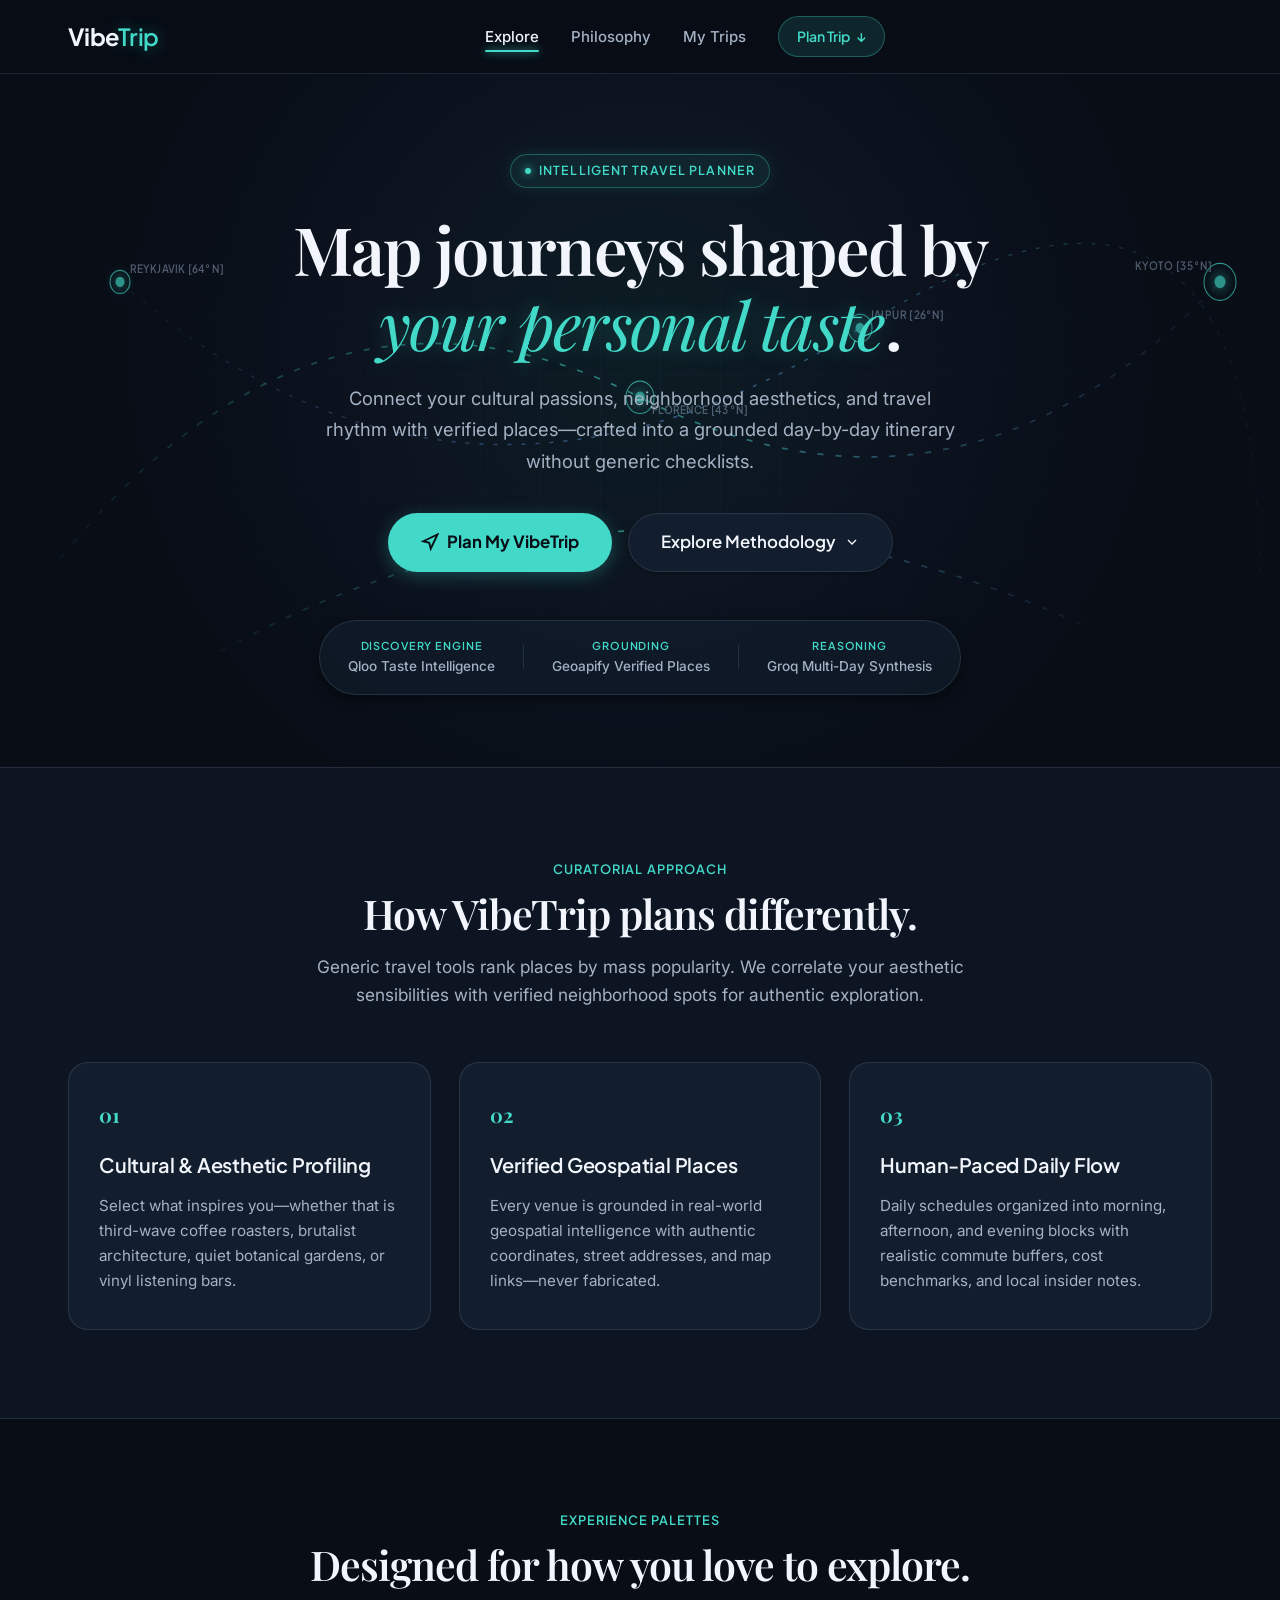
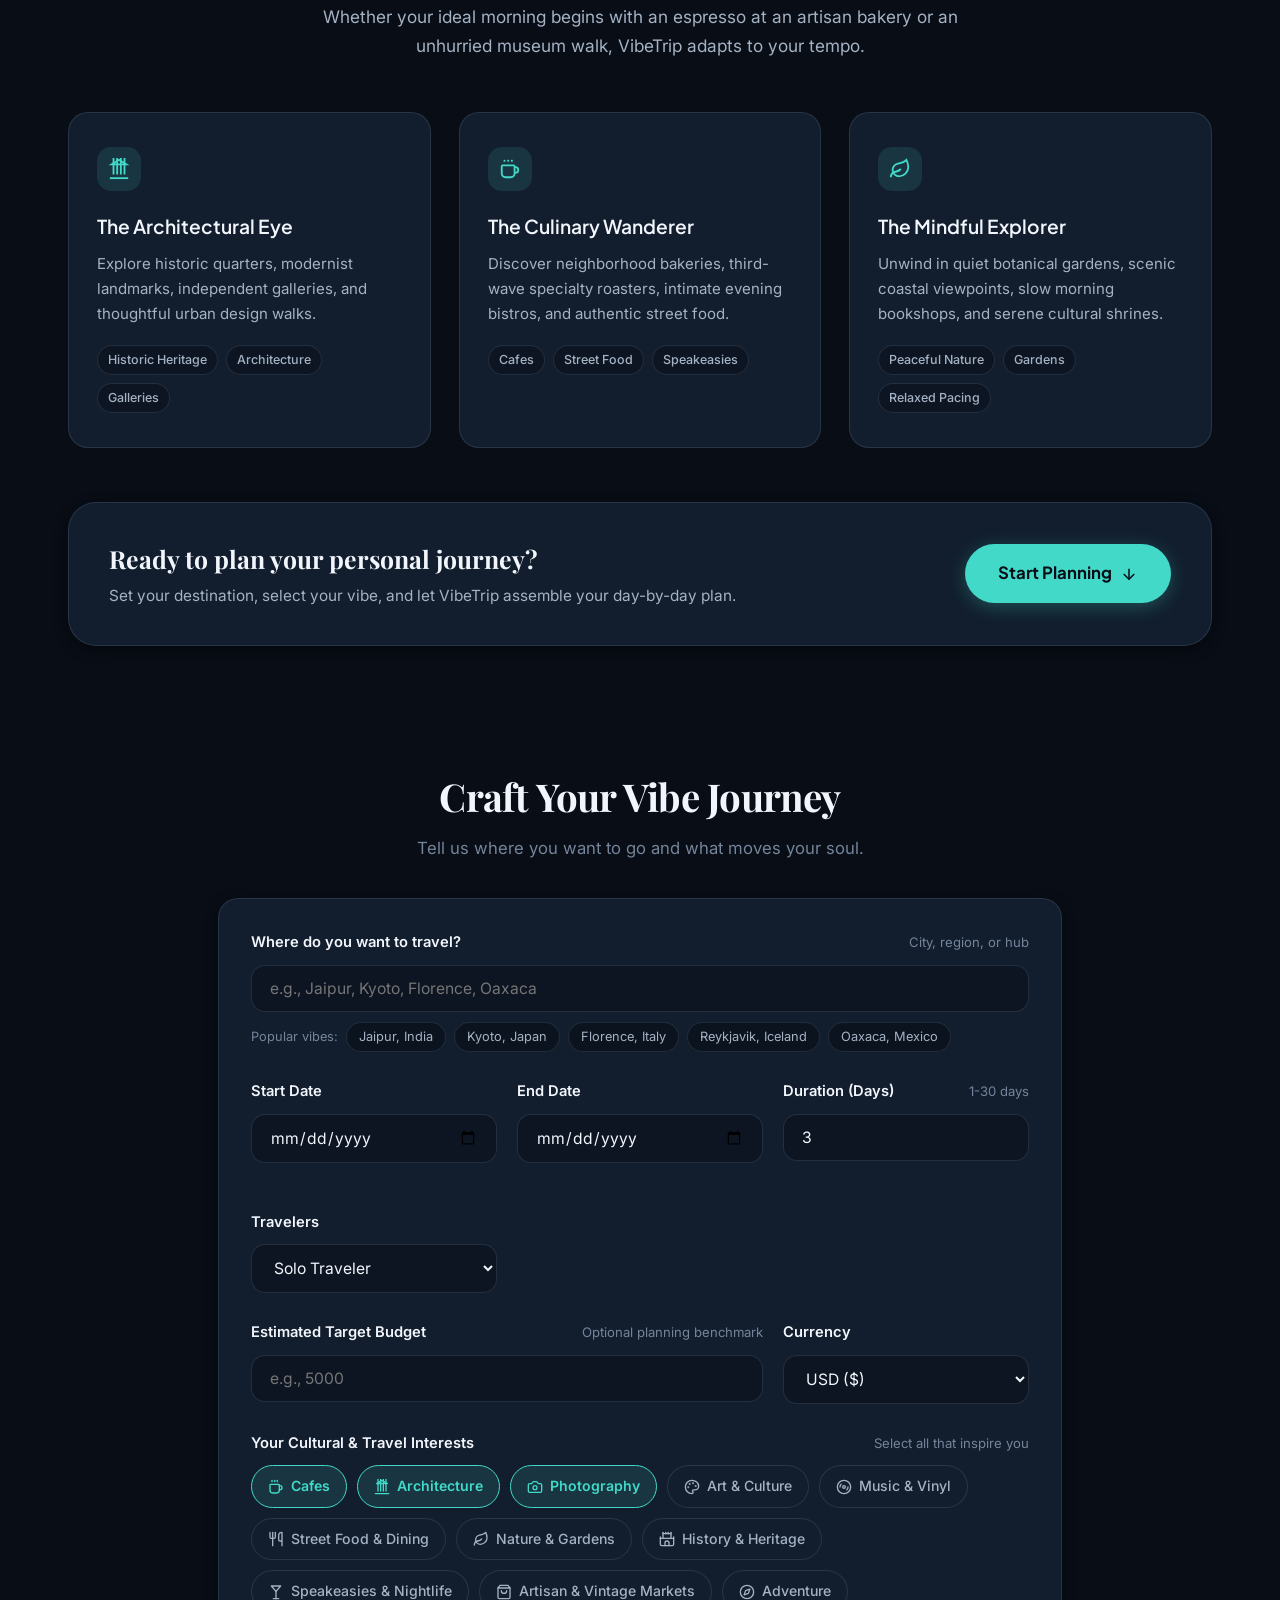
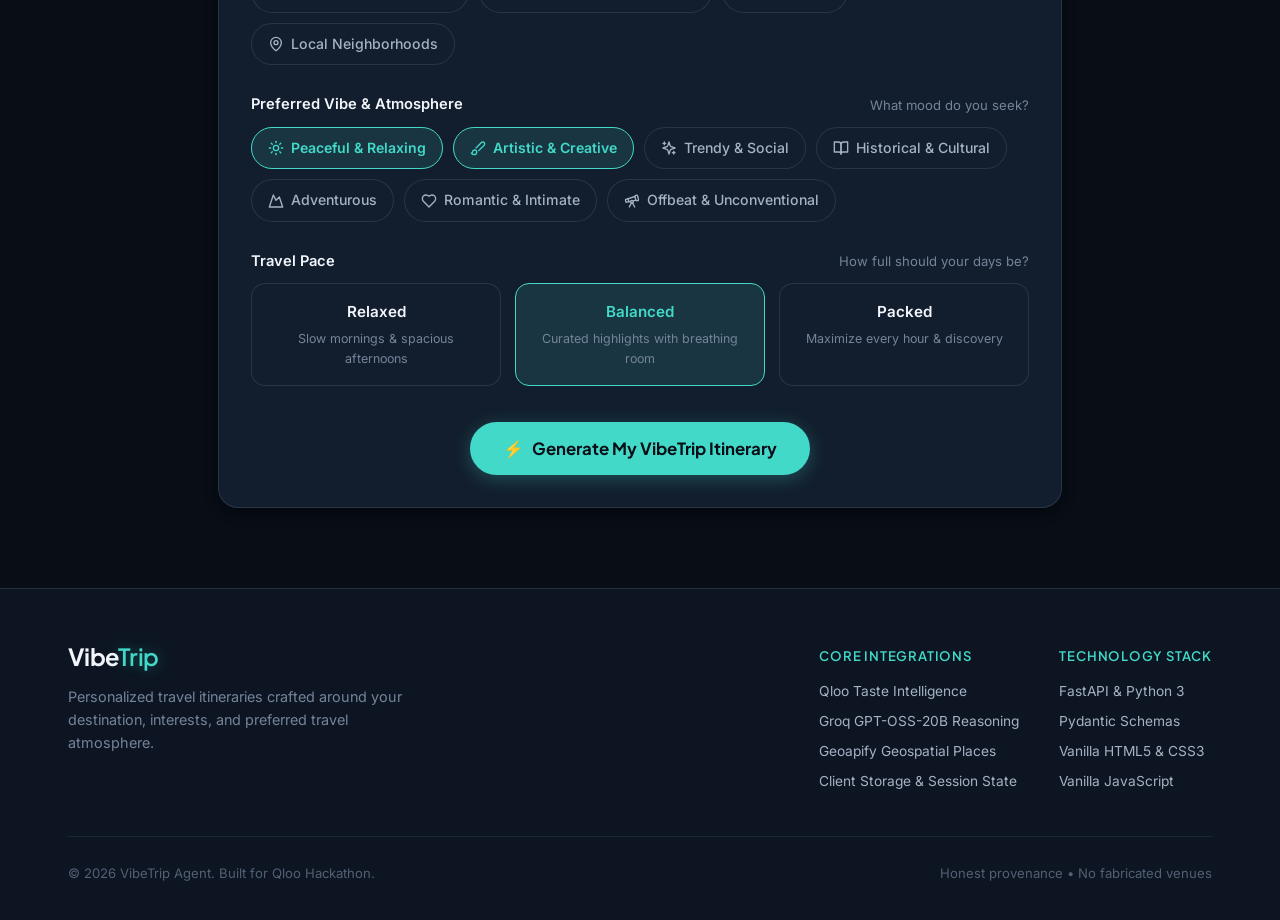
<file: frontend/index.html>
<!DOCTYPE html>
<html lang="en">
<head>
  <meta charset="UTF-8">
  <meta name="viewport" content="width=device-width, initial-scale=1.0">
  <title>VibeTrip — Curated Travel Shaped by Personal Taste</title>
  <meta name="description" content="Discover personalized destinations and grounded day-by-day itineraries tailored to your aesthetic, cultural passions, and preferred travel rhythm.">
  
  <link rel="preconnect" href="https://fonts.googleapis.com">
  <link rel="preconnect" href="https://fonts.gstatic.com" crossorigin>
  <link rel="stylesheet" href="css/styles.css?v=3.4">
  <link rel="stylesheet" href="css/components.css?v=3.4">
  <link rel="stylesheet" href="css/responsive.css?v=3.4">
</head>
<body>

  <!-- Navigation Bar -->
  <header class="navbar">
    <div class="container nav-container">
      <a href="index.html" class="brand-logo" id="navLogo">
        <span class="brand-wordmark"><span class="wordmark-vibe">Vibe</span><span class="wordmark-trip">Trip</span></span>
      </a>

      <ul class="nav-menu" id="navMenu">
        <li><a href="index.html" class="nav-link active" id="navExplore">Explore</a></li>
        <li><a href="#philosophySection" class="nav-link" id="navPhilosophy">Philosophy</a></li>
        <li><a href="trips.html" class="nav-link" id="navMyTrips">My Trips</a></li>
        <li><a href="#plannerSection" class="nav-link nav-cta-btn" id="navPlan">Plan Trip <span>↓</span></a></li>
      </ul>

      <div class="nav-actions">
        <button class="nav-toggle" id="navToggle" aria-label="Toggle navigation">☰</button>
      </div>
    </div>
  </header>

  <!-- Hero Section — Interactive Digital Travel Map Environment -->
  <section class="hero-section" id="heroSection">
    <!-- Travel Route Network Background Layer -->
    <div class="travel-network-bg" aria-hidden="true">
      <div class="travel-grid-pattern"></div>
      <div class="cursor-glow-layer"></div>
      
      <svg class="route-network-svg" viewBox="0 0 1400 600" preserveAspectRatio="none">
        <defs>
          <linearGradient id="routeTealGrad" x1="0%" y1="0%" x2="100%" y2="0%">
            <stop offset="0%" stop-color="#42D9C8" stop-opacity="0.1" />
            <stop offset="50%" stop-color="#42D9C8" stop-opacity="0.85" />
            <stop offset="100%" stop-color="#6EA8FE" stop-opacity="0.1" />
          </linearGradient>
          <linearGradient id="routeBlueGrad" x1="0%" y1="0%" x2="100%" y2="0%">
            <stop offset="0%" stop-color="#6EA8FE" stop-opacity="0.1" />
            <stop offset="50%" stop-color="#6EA8FE" stop-opacity="0.75" />
            <stop offset="100%" stop-color="#42D9C8" stop-opacity="0.1" />
          </linearGradient>
        </defs>

        <!-- Route Arcs -->
        <path class="route-arc" d="M 120 420 Q 380 140 700 280 T 1280 180" />
        <path class="route-arc-alt" d="M 180 180 Q 520 440 920 220 T 1320 440" />
        <path class="route-arc" d="M 280 500 Q 700 300 1150 480" />

        <!-- Waypoint Nodes & Pings -->
        <g transform="translate(180, 180)">
          <circle class="waypoint-ping" cx="0" cy="0" r="10" />
          <circle class="waypoint-node" cx="0" cy="0" r="4.5" />
          <text class="waypoint-label" x="10" y="-8">REYKJAVIK [64°N]</text>
        </g>

        <g transform="translate(700, 280)">
          <circle class="waypoint-ping" cx="0" cy="0" r="14" />
          <circle class="waypoint-node" cx="0" cy="0" r="5" />
          <text class="waypoint-label" x="12" y="14">FLORENCE [43°N]</text>
        </g>

        <g transform="translate(920, 220)">
          <circle class="waypoint-ping" cx="0" cy="0" r="12" />
          <circle class="waypoint-node" cx="0" cy="0" r="4.5" />
          <text class="waypoint-label" x="10" y="-8">JAIPUR [26°N]</text>
        </g>

        <g transform="translate(1280, 180)">
          <circle class="waypoint-ping" cx="0" cy="0" r="16" />
          <circle class="waypoint-node" cx="0" cy="0" r="5.5" />
          <text class="waypoint-label" x="-85" y="-10">KYOTO [35°N]</text>
        </g>
      </svg>
    </div>

    <div class="container">
      <div class="hero-content-center">
        
        <!-- Active Itinerary Re-use Notice (Dynamically populated) -->
        <div class="cached-trip-banner" id="cachedTripBanner" style="display: none;">
          <span class="cached-trip-badge">SAVED IN SESSION</span>
          <span id="cachedTripLabel">Active itinerary available</span>
          <button type="button" class="btn btn-sm btn-primary" id="btnViewCachedTrip">View Itinerary →</button>
        </div>

        <div class="hero-kicker">
          <span class="hero-kicker-dot"></span>
          <span>Intelligent Travel Planner</span>
        </div>
        
        <h1 class="hero-title">
          Map journeys shaped by <em>your personal taste</em>.
        </h1>
        
        <p class="hero-subtitle">
          Connect your cultural passions, neighborhood aesthetics, and travel rhythm with verified places—crafted into a grounded day-by-day itinerary without generic checklists.
        </p>
        
        <div class="hero-ctas">
          <a href="#plannerSection" class="btn btn-primary btn-lg" id="heroPlanCta">
            <svg viewBox="0 0 24 24" width="18" height="18" fill="none" stroke="currentColor" stroke-width="2.5"><polygon points="3 11 22 2 13 21 11 13 3 11"/></svg>
            <span>Plan My VibeTrip</span>
          </a>
          <a href="#philosophySection" class="btn btn-secondary btn-lg" id="heroLearnCta">
            <span>Explore Methodology</span>
            <svg viewBox="0 0 24 24" width="16" height="16" fill="none" stroke="currentColor" stroke-width="2"><polyline points="6 9 12 15 18 9"></polyline></svg>
          </a>
        </div>

        <div class="hero-telemetry-bar">
          <div class="telemetry-item">
            <span class="telemetry-label">DISCOVERY ENGINE</span>
            <span class="telemetry-val">Qloo Taste Intelligence</span>
          </div>
          <div class="telemetry-separator"></div>
          <div class="telemetry-item">
            <span class="telemetry-label">GROUNDING</span>
            <span class="telemetry-val">Geoapify Verified Places</span>
          </div>
          <div class="telemetry-separator"></div>
          <div class="telemetry-item">
            <span class="telemetry-label">REASONING</span>
            <span class="telemetry-val">Groq Multi-Day Synthesis</span>
          </div>
        </div>

      </div>
    </div>
  </section>

  <!-- Editorial Philosophy Section -->
  <section class="editorial-section editorial-section-alt reveal-on-scroll" id="philosophySection">
    <div class="container">
      <div class="section-header">
        <span class="section-kicker">Curatorial Approach</span>
        <h2 class="section-title">How VibeTrip plans differently.</h2>
        <p class="section-subtitle">
          Generic travel tools rank places by mass popularity. We correlate your aesthetic sensibilities with verified neighborhood spots for authentic exploration.
        </p>
      </div>

      <div class="philosophy-grid">
        <div class="philosophy-card">
          <div class="card-step-num">01</div>
          <h3>Cultural & Aesthetic Profiling</h3>
          <p>
            Select what inspires you—whether that is third-wave coffee roasters, brutalist architecture, quiet botanical gardens, or vinyl listening bars.
          </p>
        </div>

        <div class="philosophy-card">
          <div class="card-step-num">02</div>
          <h3>Verified Geospatial Places</h3>
          <p>
            Every venue is grounded in real-world geospatial intelligence with authentic coordinates, street addresses, and map links—never fabricated.
          </p>
        </div>

        <div class="philosophy-card">
          <div class="card-step-num">03</div>
          <h3>Human-Paced Daily Flow</h3>
          <p>
            Daily schedules organized into morning, afternoon, and evening blocks with realistic commute buffers, cost benchmarks, and local insider notes.
          </p>
        </div>
      </div>
    </div>
  </section>

  <!-- Travel Experience Archetypes Section -->
  <section class="editorial-section reveal-on-scroll" id="curationSection">
    <div class="container">
      <div class="section-header">
        <span class="section-kicker">Experience Palettes</span>
        <h2 class="section-title">Designed for how you love to explore.</h2>
        <p class="section-subtitle">
          Whether your ideal morning begins with an espresso at an artisan bakery or an unhurried museum walk, VibeTrip adapts to your tempo.
        </p>
      </div>

      <div class="curation-grid">
        <div class="curation-card">
          <div class="curation-icon-box">
            <svg viewBox="0 0 24 24" width="22" height="22" fill="none" stroke="currentColor" stroke-width="2"><line x1="2" x2="22" y1="22" y2="22"/><line x1="6" x2="6" y1="18"/><line x1="10" x2="10" y1="18"/><line x1="14" x2="14" y1="18"/><line x1="18" x2="18" y1="18"/><polygon points="12 2 20 7 4 7"/></svg>
          </div>
          <h3>The Architectural Eye</h3>
          <p>
            Explore historic quarters, modernist landmarks, independent galleries, and thoughtful urban design walks.
          </p>
          <div class="curation-tags">
            <span class="curation-tag">Historic Heritage</span>
            <span class="curation-tag">Architecture</span>
            <span class="curation-tag">Galleries</span>
          </div>
        </div>

        <div class="curation-card">
          <div class="curation-icon-box">
            <svg viewBox="0 0 24 24" width="22" height="22" fill="none" stroke="currentColor" stroke-width="2"><path d="M10 2v2"/><path d="M14 2v2"/><path d="M16 8a1 1 0 0 1 1 1v8a4 4 0 0 1-4 4H7a4 4 0 0 1-4-4V9a1 1 0 0 1 1-1h12Z"/><path d="M6 2v2"/><path d="M17 10h1a3 3 0 0 1 3 3 3 3 0 0 1-3 3h-1"/></svg>
          </div>
          <h3>The Culinary Wanderer</h3>
          <p>
            Discover neighborhood bakeries, third-wave specialty roasters, intimate evening bistros, and authentic street food.
          </p>
          <div class="curation-tags">
            <span class="curation-tag">Cafes</span>
            <span class="curation-tag">Street Food</span>
            <span class="curation-tag">Speakeasies</span>
          </div>
        </div>

        <div class="curation-card">
          <div class="curation-icon-box">
            <svg viewBox="0 0 24 24" width="22" height="22" fill="none" stroke="currentColor" stroke-width="2"><path d="M11 20A7 7 0 0 1 9.8 6.1C15.5 5 17 4.48 19 2c1 2 2 4.18 2 8 0 5.5-4.78 10-10 10Z"/><path d="M2 21c0-3 1.85-5.36 5.08-6C9.5 14.52 12 13 13 12"/></svg>
          </div>
          <h3>The Mindful Explorer</h3>
          <p>
            Unwind in quiet botanical gardens, scenic coastal viewpoints, slow morning bookshops, and serene cultural shrines.
          </p>
          <div class="curation-tags">
            <span class="curation-tag">Peaceful Nature</span>
            <span class="curation-tag">Gardens</span>
            <span class="curation-tag">Relaxed Pacing</span>
          </div>
        </div>
      </div>

      <div class="curation-cta-banner">
        <div>
          <h4>Ready to plan your personal journey?</h4>
          <p>Set your destination, select your vibe, and let VibeTrip assemble your day-by-day plan.</p>
        </div>
        <a href="#plannerSection" class="btn btn-primary btn-lg">
          <span>Start Planning</span>
          <svg viewBox="0 0 24 24" width="18" height="18" fill="none" stroke="currentColor" stroke-width="2"><line x1="12" y1="5" x2="12" y2="19"></line><polyline points="19 12 12 19 5 12"></polyline></svg>
        </a>
      </div>
    </div>
  </section>


  <!-- Planning Form Section -->
  <section class="planner-section" id="plannerSection">
    <div class="container planner-container">
      <div class="form-header">
        <h2>Craft Your Vibe Journey</h2>
        <p>Tell us where you want to go and what moves your soul.</p>
      </div>

      <div class="card">
        <form id="plannerForm" novalidate>
          
          <!-- Destination Field -->
          <div class="form-group">
            <label for="destinationInput" class="form-label">
              <span>Where do you want to travel?</span>
              <span class="form-label-hint">City, region, or hub</span>
            </label>
            <input type="text" id="destinationInput" class="form-input" placeholder="e.g., Jaipur, Kyoto, Florence, Oaxaca" required>
            <div class="form-error" id="destinationError">Please enter a valid destination city.</div>
            
            <div class="quick-destinations">
              <span style="font-size: 0.8rem; color: var(--color-text-muted); align-self: center;">Popular vibes:</span>
              <span class="quick-chip" data-dest="Jaipur, India">Jaipur, India</span>
              <span class="quick-chip" data-dest="Kyoto, Japan">Kyoto, Japan</span>
              <span class="quick-chip" data-dest="Florence, Italy">Florence, Italy</span>
              <span class="quick-chip" data-dest="Reykjavik, Iceland">Reykjavik, Iceland</span>
              <span class="quick-chip" data-dest="Oaxaca, Mexico">Oaxaca, Mexico</span>
            </div>
          </div>

          <!-- Dates & Duration Row -->
          <div class="form-row">
            <div class="form-group">
              <label for="startDateInput" class="form-label">Start Date</label>
              <input type="date" id="startDateInput" class="form-input">
            </div>

            <div class="form-group">
              <label for="endDateInput" class="form-label">End Date</label>
              <input type="date" id="endDateInput" class="form-input">
            </div>

            <div class="form-group">
              <label for="durationInput" class="form-label">
                <span>Duration (Days)</span>
                <span class="form-label-hint">1-30 days</span>
              </label>
              <input type="number" id="durationInput" class="form-input" min="1" max="30" value="3">
            </div>

            <div class="form-group">
              <label for="travelersInput" class="form-label">Travelers</label>
              <select id="travelersInput" class="form-input">
                <option value="1">Solo Traveler</option>
                <option value="2">2 Travelers (Duo)</option>
                <option value="3">3-4 Small Group</option>
                <option value="5">5+ Friends / Family</option>
              </select>
            </div>
          </div>

          <!-- Budget Row -->
          <div class="form-row">
            <div class="form-group" style="grid-column: span 2;">
              <label for="budgetInput" class="form-label">
                <span>Estimated Target Budget</span>
                <span class="form-label-hint">Optional planning benchmark</span>
              </label>
              <input type="number" id="budgetInput" class="form-input" placeholder="e.g., 5000" min="0" step="50">
            </div>

            <div class="form-group">
              <label for="currencyInput" class="form-label">Currency</label>
              <select id="currencyInput" class="form-input">
                <option value="USD">USD ($)</option>
                <option value="INR">INR (₹)</option>
                <option value="EUR">EUR (€)</option>
                <option value="GBP">GBP (£)</option>
                <option value="JPY">JPY (¥)</option>
              </select>
            </div>
          </div>

          <!-- Travel Interests Multi-select Chips -->
          <div class="form-group">
            <label class="form-label">
              <span>Your Cultural & Travel Interests</span>
              <span class="form-label-hint">Select all that inspire you</span>
            </label>
            <div class="chips-grid" id="interestsGrid">
              <div class="chip interest-chip active" data-val="cafes">
                <span class="chip-icon" aria-hidden="true"><svg class="chip-svg" viewBox="0 0 24 24"><path d="M10 2v2"/><path d="M14 2v2"/><path d="M16 8a1 1 0 0 1 1 1v8a4 4 0 0 1-4 4H7a4 4 0 0 1-4-4V9a1 1 0 0 1 1-1h12Z"/><path d="M6 2v2"/><path d="M17 10h1a3 3 0 0 1 3 3 3 3 0 0 1-3 3h-1"/></svg></span>
                <span>Cafes</span>
              </div>
              <div class="chip interest-chip active" data-val="architecture">
                <span class="chip-icon" aria-hidden="true"><svg class="chip-svg" viewBox="0 0 24 24"><line x1="2" x2="22" y1="22" y2="22"/><line x1="6" x2="6" y1="18"/><line x1="10" x2="10" y1="18"/><line x1="14" x2="14" y1="18"/><line x1="18" x2="18" y1="18"/><polygon points="12 2 20 7 4 7"/></svg></span>
                <span>Architecture</span>
              </div>
              <div class="chip interest-chip active" data-val="photography">
                <span class="chip-icon" aria-hidden="true"><svg class="chip-svg" viewBox="0 0 24 24"><path d="M14.5 4h-5L7 7H4a2 2 0 0 0-2 2v9a2 2 0 0 0 2 2h16a2 2 0 0 0 2-2V9a2 2 0 0 0-2-2h-3l-2.5-3z"/><circle cx="12" cy="13" r="3"/></svg></span>
                <span>Photography</span>
              </div>
              <div class="chip interest-chip" data-val="art and culture">
                <span class="chip-icon" aria-hidden="true"><svg class="chip-svg" viewBox="0 0 24 24"><circle cx="13.5" cy="6.5" r=".5" fill="currentColor"/><circle cx="17.5" cy="10.5" r=".5" fill="currentColor"/><circle cx="8.5" cy="7.5" r=".5" fill="currentColor"/><circle cx="6.5" cy="12.5" r=".5" fill="currentColor"/><path d="M12 2C6.5 2 2 6.5 2 12s4.5 10 10 10c.926 0 1.648-.746 1.648-1.688 0-.437-.18-.835-.437-1.125-.29-.289-.438-.652-.438-1.125a1.64 1.64 0 0 1 1.668-1.668h1.996c3.051 0 5.555-2.503 5.555-5.554C21.965 6.012 17.461 2 12 2z"/></svg></span>
                <span>Art & Culture</span>
              </div>
              <div class="chip interest-chip" data-val="music">
                <span class="chip-icon" aria-hidden="true"><svg class="chip-svg" viewBox="0 0 24 24"><circle cx="12" cy="12" r="10"/><path d="M6 12c0-1.7.7-3.2 1.8-4.2"/><circle cx="12" cy="12" r="2"/><path d="M18 12c0 1.7-.7 3.2-1.8 4.2"/></svg></span>
                <span>Music & Vinyl</span>
              </div>
              <div class="chip interest-chip" data-val="food">
                <span class="chip-icon" aria-hidden="true"><svg class="chip-svg" viewBox="0 0 24 24"><path d="M3 2v7c0 1.1.9 2 2 2h4a2 2 0 0 0 2-2V2"/><path d="M7 2v20"/><path d="M21 15V2v0a5 5 0 0 0-5 5v6c0 1.1.9 2 2 2h3Zm0 0v7"/></svg></span>
                <span>Street Food & Dining</span>
              </div>
              <div class="chip interest-chip" data-val="nature">
                <span class="chip-icon" aria-hidden="true"><svg class="chip-svg" viewBox="0 0 24 24"><path d="M11 20A7 7 0 0 1 9.8 6.1C15.5 5 17 4.48 19 2c1 2 2 4.18 2 8 0 5.5-4.78 10-10 10Z"/><path d="M2 21c0-3 1.85-5.36 5.08-6C9.5 14.52 12 13 13 12"/></svg></span>
                <span>Nature & Gardens</span>
              </div>
              <div class="chip interest-chip" data-val="history">
                <span class="chip-icon" aria-hidden="true"><svg class="chip-svg" viewBox="0 0 24 24"><path d="M22 20v-9H2v9a2 2 0 0 0 2 2h16a2 2 0 0 0 2-2Z"/><path d="M18 11V4H6v7"/><path d="M15 22v-4a3 3 0 0 0-6 0v4"/><path d="M22 11V9"/><path d="M2 11V9"/><path d="M6 4V2"/><path d="M18 4V2"/><path d="M10 4V2"/><path d="M14 4V2"/></svg></span>
                <span>History & Heritage</span>
              </div>
              <div class="chip interest-chip" data-val="nightlife">
                <span class="chip-icon" aria-hidden="true"><svg class="chip-svg" viewBox="0 0 24 24"><path d="M8 22h8"/><path d="M12 11v11"/><path d="m19 3-7 8-7-8Z"/></svg></span>
                <span>Speakeasies & Nightlife</span>
              </div>
              <div class="chip interest-chip" data-val="shopping">
                <span class="chip-icon" aria-hidden="true"><svg class="chip-svg" viewBox="0 0 24 24"><path d="M6 2 3 6v14a2 2 0 0 0 2 2h14a2 2 0 0 0 2-2V6l-3-4Z"/><path d="M3 6h18"/><path d="M16 10a4 4 0 0 1-8 0"/></svg></span>
                <span>Artisan & Vintage Markets</span>
              </div>
              <div class="chip interest-chip" data-val="adventure">
                <span class="chip-icon" aria-hidden="true"><svg class="chip-svg" viewBox="0 0 24 24"><circle cx="12" cy="12" r="10"/><polygon points="16.24 7.76 14.12 14.12 7.76 16.24 9.88 9.88 16.24 7.76"/></svg></span>
                <span>Adventure</span>
              </div>
              <div class="chip interest-chip" data-val="local experiences">
                <span class="chip-icon" aria-hidden="true"><svg class="chip-svg" viewBox="0 0 24 24"><path d="M20 10c0 4.993-5.539 10.193-7.399 11.799a1 1 0 0 1-1.202 0C9.539 20.193 4 14.993 4 10a8 8 0 0 1 16 0"/><circle cx="12" cy="10" r="3"/></svg></span>
                <span>Local Neighborhoods</span>
              </div>
            </div>
          </div>

          <!-- Preferred Atmosphere Multi-select Chips -->
          <div class="form-group">
            <label class="form-label">
              <span>Preferred Vibe & Atmosphere</span>
              <span class="form-label-hint">What mood do you seek?</span>
            </label>
            <div class="chips-grid" id="atmosphereGrid">
              <div class="chip atmosphere-chip active" data-val="peaceful">
                <span class="chip-icon" aria-hidden="true"><svg class="chip-svg" viewBox="0 0 24 24"><circle cx="12" cy="12" r="4"/><path d="M12 2v2"/><path d="M12 20v2"/><path d="m4.93 4.93 1.41 1.41"/><path d="m17.66 17.66 1.41 1.41"/><path d="M2 12h2"/><path d="M20 12h2"/><path d="m6.34 17.66-1.41 1.41"/><path d="m19.07 4.93-1.41 1.41"/></svg></span>
                <span>Peaceful & Relaxing</span>
              </div>
              <div class="chip atmosphere-chip active" data-val="artistic">
                <span class="chip-icon" aria-hidden="true"><svg class="chip-svg" viewBox="0 0 24 24"><path d="m9.06 11.9 8.07-8.06a2.85 2.85 0 1 1 4.03 4.03l-8.06 8.08"/><path d="M7.07 14.94c-1.66 0-3 1.35-3 3.02 0 1.33-2.5 1.52-2 2.02 1.08 1.1 2.49 2.02 4 2.02 2.2 0 4-1.8 4-4.04a3.01 3.01 0 0 0-3-3.02z"/></svg></span>
                <span>Artistic & Creative</span>
              </div>
              <div class="chip atmosphere-chip" data-val="trendy">
                <span class="chip-icon" aria-hidden="true"><svg class="chip-svg" viewBox="0 0 24 24"><path d="m12 3-1.912 5.813a2 2 0 0 1-1.275 1.275L3 12l5.813 1.912a2 2 0 0 1 1.275 1.275L12 21l1.912-5.813a2 2 0 0 1 1.275-1.275L21 12l-5.813-1.912a2 2 0 0 1-1.275-1.275L12 3Z"/><path d="M5 3v4"/><path d="M19 17v4"/><path d="M3 5h4"/><path d="M17 19h4"/></svg></span>
                <span>Trendy & Social</span>
              </div>
              <div class="chip atmosphere-chip" data-val="historical">
                <span class="chip-icon" aria-hidden="true"><svg class="chip-svg" viewBox="0 0 24 24"><path d="M2 3h6a4 4 0 0 1 4 4v14a3 3 0 0 0-3-3H2z"/><path d="M22 3h-6a4 4 0 0 0-4 4v14a3 3 0 0 1 3-3h7z"/></svg></span>
                <span>Historical & Cultural</span>
              </div>
              <div class="chip atmosphere-chip" data-val="adventurous">
                <span class="chip-icon" aria-hidden="true"><svg class="chip-svg" viewBox="0 0 24 24"><path d="m8 3 4 8 5-5 5 15H2L8 3z"/></svg></span>
                <span>Adventurous</span>
              </div>
              <div class="chip atmosphere-chip" data-val="romantic">
                <span class="chip-icon" aria-hidden="true"><svg class="chip-svg" viewBox="0 0 24 24"><path d="M19 14c1.49-1.46 3-3.21 3-5.5A5.5 5.5 0 0 0 16.5 3c-1.76 0-3 .5-4.5 2-1.5-1.5-2.74-2-4.5-2A5.5 5.5 0 0 0 2 8.5c0 2.3 1.5 4.05 3 5.5l7 7Z"/></svg></span>
                <span>Romantic & Intimate</span>
              </div>
              <div class="chip atmosphere-chip" data-val="offbeat">
                <span class="chip-icon" aria-hidden="true"><svg class="chip-svg" viewBox="0 0 24 24"><path d="m10.065 12.493-6.18 1.318a.934.934 0 0 1-1.108-.702l-.537-2.15a1.07 1.07 0 0 1 .691-1.265l13.504-4.44"/><path d="m13.56 11.747 4.332-.924"/><path d="m16 21-3.105-6.21"/><path d="M16.485 5.94a2 2 0 0 1 1.455-2.425l1.09-.272a1 1 0 0 1 1.212.727l1.515 6.06a1 1 0 0 1-.727 1.213l-1.09.272a2 2 0 0 1-2.425-1.455z"/><path d="m6.158 8.633 1.114 4.456"/><path d="m8 21 3.105-6.21"/><circle cx="12" cy="13" r="2"/></svg></span>
                <span>Offbeat & Unconventional</span>
              </div>
            </div>
          </div>

          <!-- Travel Pace -->
          <div class="form-group">
            <label class="form-label">
              <span>Travel Pace</span>
              <span class="form-label-hint">How full should your days be?</span>
            </label>
            <div class="pace-selector">
              <div class="pace-card" data-pace="relaxed">
                <h4>Relaxed</h4>
                <p>Slow mornings & spacious afternoons</p>
              </div>
              <div class="pace-card active" data-pace="balanced">
                <h4>Balanced</h4>
                <p>Curated highlights with breathing room</p>
              </div>
              <div class="pace-card" data-pace="packed">
                <h4>Packed</h4>
                <p>Maximize every hour & discovery</p>
              </div>
            </div>
          </div>

          <!-- Submit Button -->
          <div style="text-align: center; margin-top: 36px;">
            <button type="submit" class="btn btn-primary btn-lg" id="generatePlanBtn">
              <span>⚡</span> Generate My VibeTrip Itinerary
            </button>
          </div>

        </form>
      </div>

      <!-- Multi-stage Loading Overlay -->
      <div class="loading-overlay" id="loadingOverlay">
        <div class="loading-spinner-box">
          <div class="loading-spinner-ring"></div>
          <span style="font-size: 1.5rem;">✈</span>
        </div>
        <h3 class="loading-title">Synthesizing Your VibeTrip...</h3>
        <p class="loading-subtitle">Orchestrating Qloo Taste Intelligence, Geoapify Geospatial Search, and Groq Reasoning</p>
        
        <div class="loading-progress-bar">
          <div class="loading-progress-fill" id="loadingProgressFill"></div>
        </div>

        <div class="loading-steps">
          <div class="loading-step" id="step1">
            <span class="step-status-icon">○</span>
            <span>1. Understanding your travel vibe & preferences</span>
          </div>
          <div class="loading-step" id="step2">
            <span class="step-status-icon">○</span>
            <span>2. Exploring Qloo cultural taste & affinity insights</span>
          </div>
          <div class="loading-step" id="step3">
            <span class="step-status-icon">○</span>
            <span>3. Discovering verified real-world places via Geoapify</span>
          </div>
          <div class="loading-step" id="step4">
            <span class="step-status-icon">○</span>
            <span>4. Grounding and reasoning itinerary with Groq</span>
          </div>
          <div class="loading-step" id="step5">
            <span class="step-status-icon">○</span>
            <span>5. Preparing your personalized travel dashboard</span>
          </div>
        </div>
      </div>

    </div>
  </section>

  <!-- Results Dashboard Section -->
  <section class="results-section" id="resultsSection">
    <div class="container" id="resultsContainer">
      <!-- Dynamically filled by results.js -->
    </div>
  </section>

  <!-- Footer -->
  <footer class="footer">
    <div class="container">
      <div class="footer-content">
        <div class="footer-brand">
          <div class="brand-logo">
            <span class="brand-wordmark"><span class="wordmark-vibe">Vibe</span><span class="wordmark-trip">Trip</span></span>
          </div>
          <p>
            Personalized travel itineraries crafted around your destination, interests, and preferred travel atmosphere.
          </p>
        </div>

        <div class="footer-tech">
          <div class="footer-col">
            <h5>Core Integrations</h5>
            <ul>
              <li>Qloo Taste Intelligence</li>
              <li>Groq GPT-OSS-20B Reasoning</li>
              <li>Geoapify Geospatial Places</li>
              <li>Client Storage & Session State</li>
            </ul>
          </div>

          <div class="footer-col">
            <h5>Technology Stack</h5>
            <ul>
              <li>FastAPI & Python 3</li>
              <li>Pydantic Schemas</li>
              <li>Vanilla HTML5 & CSS3</li>
              <li>Vanilla JavaScript</li>
            </ul>
          </div>
        </div>
      </div>

      <div class="footer-bottom">
        <span>© 2026 VibeTrip Agent. Built for Qloo Hackathon.</span>
        <span>Honest provenance • No fabricated venues</span>
      </div>
    </div>
  </footer>

  <script src="js/api.js?v=3.4"></script>
  <script src="js/app.js?v=3.4"></script>
  <script src="js/results.js?v=3.4"></script>
  <script src="js/planner.js?v=3.4"></script>
</body>
</html>
</file>
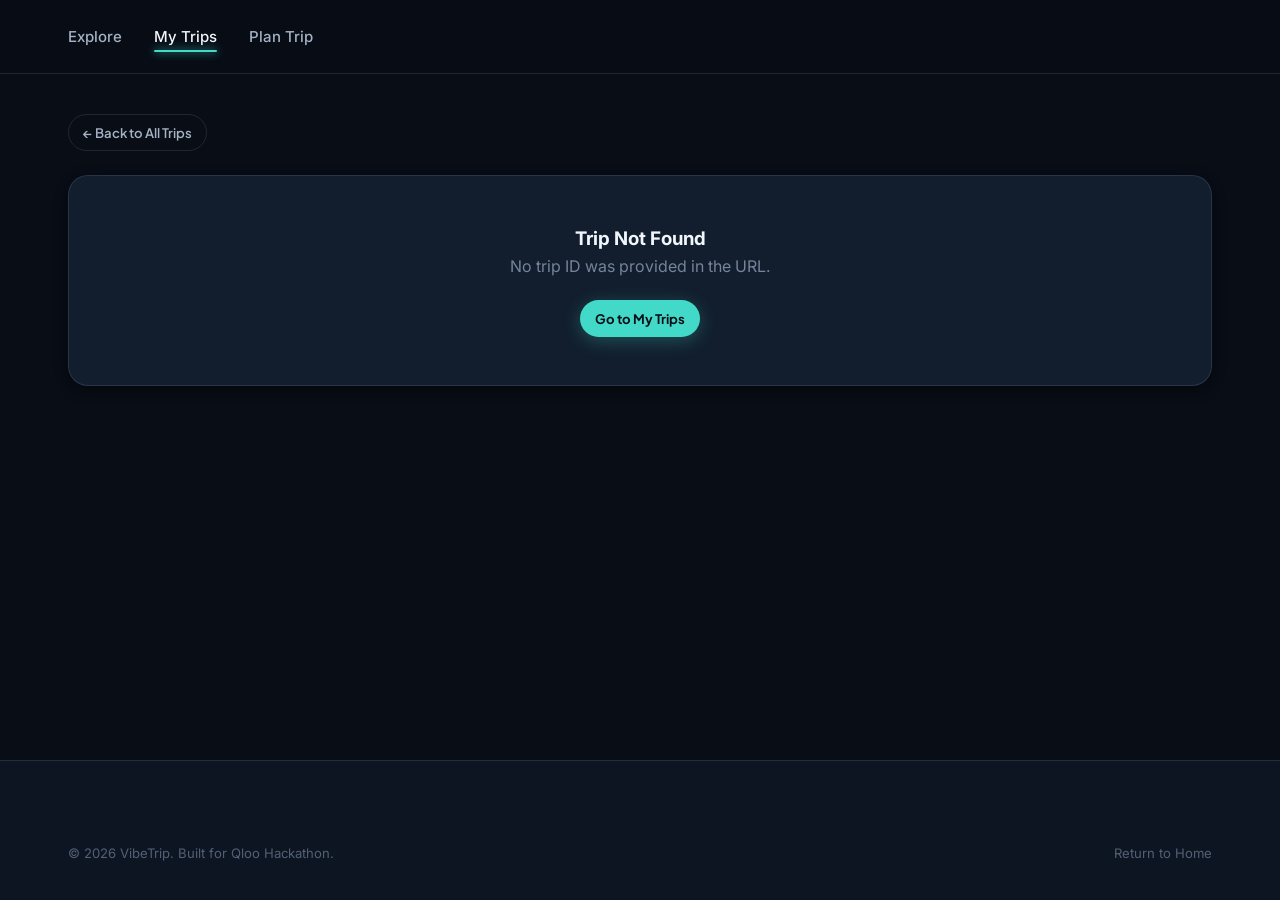
<file: frontend/trip-details.html>
<!DOCTYPE html>
<html lang="en">
<head>
  <meta charset="UTF-8">
  <meta name="viewport" content="width=device-width, initial-scale=1.0">
  <title>Trip Details - VibeTrip Agent</title>
  
  <link rel="stylesheet" href="css/styles.css?v=2.2">
  <link rel="stylesheet" href="css/components.css?v=2.2">
  <link rel="stylesheet" href="css/responsive.css?v=2.2">
</head>
<body>

  <!-- Navigation Bar -->
  <header class="navbar navbar-results">
    <div class="container nav-container">
      <ul class="nav-menu" id="navMenu">
        <li><a href="index.html" class="nav-link">Explore</a></li>
        <li><a href="trips.html" class="nav-link active">My Trips</a></li>
        <li><a href="index.html#plannerSection" class="nav-link">Plan Trip</a></li>
      </ul>

      <div class="nav-actions">
        <button class="nav-toggle" id="navToggle" aria-label="Toggle navigation">☰</button>
      </div>
    </div>
  </header>

  <!-- Details Content -->
  <main style="padding: 40px 0 80px; flex: 1;">
    <div class="container">
      <div style="margin-bottom: 24px;">
        <a href="trips.html" class="btn btn-outline btn-sm">
          ← Back to All Trips
        </a>
      </div>

      <div id="resultsContainer">
        <div style="text-align: center; padding: 60px;">
          <div class="loading-spinner-ring" style="width: 48px; height: 48px; margin: 0 auto 16px; position: static;"></div>
          <p style="color: var(--color-text-muted);">Loading itinerary details...</p>
        </div>
      </div>
    </div>
  </main>

  <!-- Footer -->
  <footer class="footer">
    <div class="container">
      <div class="footer-bottom">
        <span>© 2026 VibeTrip. Built for Qloo Hackathon.</span>
        <a href="index.html">Return to Home</a>
      </div>
    </div>
  </footer>

  <script src="js/api.js"></script>
  <script src="js/app.js"></script>
  <script src="js/results.js"></script>
  <script>
    document.addEventListener('DOMContentLoaded', async () => {
      const urlParams = new URLSearchParams(window.location.search);
      const tripId = urlParams.get('id');
      const container = document.getElementById('resultsContainer');

      if (!tripId) {
        container.innerHTML = `
          <div class="card" style="text-align: center; padding: 48px;">
            <h3>Trip Not Found</h3>
            <p style="color: var(--color-text-muted); margin-bottom: 20px;">No trip ID was provided in the URL.</p>
            <a href="trips.html" class="btn btn-primary btn-sm">Go to My Trips</a>
          </div>
        `;
        return;
      }

      let plan = null;

      try {
        const local = JSON.parse(localStorage.getItem('vibetrip_guest_trips') || '[]');
        const found = Array.isArray(local) ? local.find(t => t && t.id === tripId) : null;
        if (found && found.plan) {
          plan = found.plan;
        }
      } catch (e) {
        console.warn('Error reading trip from localStorage:', e);
      }

      if (plan) {
        window.results.renderPlan(plan);
      } else {
        container.innerHTML = `
          <div class="card" style="text-align: center; padding: 48px;">
            <h3>Trip Not Found</h3>
            <p style="color: var(--color-text-muted); margin-bottom: 20px;">The requested trip could not be found or has expired.</p>
            <a href="trips.html" class="btn btn-primary btn-sm">Back to Saved Trips</a>
          </div>
        `;
      }
    });
  </script>
</body>
</html>
</file>
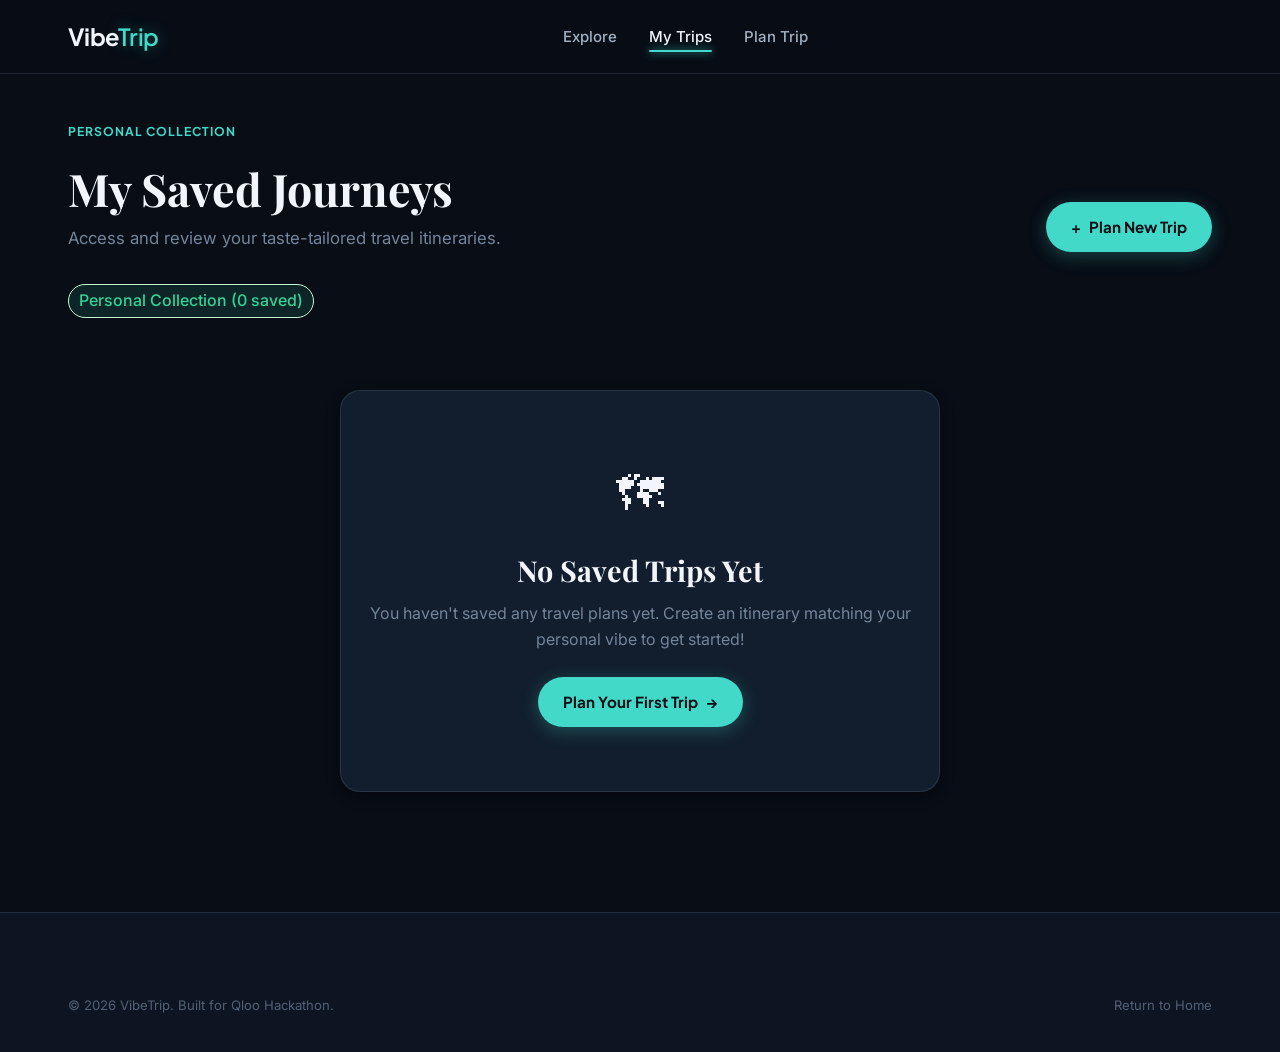
<file: frontend/trips.html>
<!DOCTYPE html>
<html lang="en">
<head>
  <meta charset="UTF-8">
  <meta name="viewport" content="width=device-width, initial-scale=1.0">
  <title>My Saved Trips - VibeTrip Agent</title>
  <meta name="description" content="View and manage your saved VibeTrip itineraries and personalized travel plans.">
  
  <link rel="stylesheet" href="css/styles.css?v=3.4">
  <link rel="stylesheet" href="css/components.css?v=3.4">
  <link rel="stylesheet" href="css/responsive.css?v=3.4">
</head>
<body>

  <!-- Navigation Bar -->
  <header class="navbar">
    <div class="container nav-container">
      <a href="index.html" class="brand-logo" id="navLogo">
        <span class="brand-wordmark"><span class="wordmark-vibe">Vibe</span><span class="wordmark-trip">Trip</span></span>
      </a>

      <ul class="nav-menu" id="navMenu">
        <li><a href="index.html" class="nav-link" id="navExplore">Explore</a></li>
        <li><a href="trips.html" class="nav-link active" id="navMyTrips">My Trips</a></li>
        <li><a href="index.html#plannerSection" class="nav-link" id="navPlan">Plan Trip</a></li>
      </ul>

      <div class="nav-actions">
        <button class="nav-toggle" id="navToggle" aria-label="Toggle navigation">☰</button>
      </div>
    </div>
  </header>

  <!-- Saved Trips Content -->
  <main style="padding: 48px 0 80px; flex: 1;">
    <div class="container">
      
      <div style="display: flex; justify-content: space-between; align-items: flex-end; flex-wrap: wrap; gap: 16px; margin-bottom: 32px;">
        <div>
          <span class="editorial-tag">Personal Collection</span>
          <h1 style="font-family: var(--font-serif); font-size: 2.8rem; color: var(--color-text);">My Saved Journeys</h1>
          <p style="color: var(--color-text-muted); font-size: 1.05rem;">
            Access and review your taste-tailored travel itineraries.
          </p>
        </div>
        <a href="index.html#plannerSection" class="btn btn-primary" id="planNewTripBtn">
          <span>+</span> Plan New Trip
        </a>
      </div>

      <!-- Sync Status Notice -->
      <div id="savedTripsNotice" style="margin-bottom: 24px;"></div>

      <!-- Saved Trips Grid -->
      <div class="places-grid" id="savedTripsContainer" style="grid-template-columns: repeat(auto-fill, minmax(340px, 1fr));">
        <!-- Rendered by saved-trips.js -->
      </div>

      <!-- Empty State -->
      <div id="emptyState" class="card" style="display: none; text-align: center; padding: 64px 20px; max-width: 600px; margin: 40px auto;">
        <div style="font-size: 3rem; margin-bottom: 16px;">🗺</div>
        <h3 style="font-family: var(--font-serif); font-size: 1.8rem; margin-bottom: 8px;">No Saved Trips Yet</h3>
        <p style="color: var(--color-text-muted); margin-bottom: 24px;">
          You haven't saved any travel plans yet. Create an itinerary matching your personal vibe to get started!
        </p>
        <a href="index.html#plannerSection" class="btn btn-primary">
          Plan Your First Trip <span>→</span>
        </a>
      </div>

    </div>
  </main>

  <!-- Delete Confirmation Modal -->
  <div class="modal-backdrop" id="deleteModal">
    <div class="modal-box" style="text-align: center;">
      <button class="modal-close-btn" onclick="closeModal('deleteModal')">✕</button>
      <div style="font-size: 2.5rem; margin-bottom: 12px; color: var(--color-error);">🗑</div>
      <h3 style="font-family: var(--font-serif); font-size: 1.5rem; margin-bottom: 8px;">Delete Itinerary?</h3>
      <p style="color: var(--color-text-muted); margin-bottom: 24px; font-size: 0.92rem;">
        Are you sure you want to delete <span id="deleteTripTitle" style="font-weight: 600; color: var(--color-text);"></span>? This action cannot be undone.
      </p>
      <div style="display: flex; gap: 12px; justify-content: center;">
        <button class="btn btn-secondary" onclick="closeModal('deleteModal')">Cancel</button>
        <button class="btn btn-primary" id="confirmDeleteBtn" style="background-color: var(--color-error);">Delete Permanently</button>
      </div>
    </div>
  </div>

  <!-- Footer -->
  <footer class="footer">
    <div class="container">
      <div class="footer-bottom">
        <span>© 2026 VibeTrip. Built for Qloo Hackathon.</span>
        <a href="index.html">Return to Home</a>
      </div>
    </div>
  </footer>

  <script src="js/api.js?v=3.4"></script>
  <script src="js/app.js?v=3.4"></script>
  <script src="js/saved-trips.js?v=3.4"></script>
</body>
</html>
</file>
<file: frontend/css/styles.css>
/* VibeTrip Agent - Core Design System & Dark Travel Experience */
@import url('https://fonts.googleapis.com/css2?family=Inter:wght@300;400;500;600;700&family=Playfair+Display:ital,wght@0,500;0,600;0,700;1,400;1,500&family=Plus+Jakarta+Sans:wght@500;600;700&display=swap');

:root {
  /* Sophisticated Dark Travel Theme */
  --color-bg: #080D16;               /* Main deep dark background */
  --color-bg-alt: #0D1522;           /* Secondary dark surface */
  --color-surface: #121E2D;          /* Elevated surface */
  --color-surface-elevated: #182638; /* Secondary surface / hover */
  --color-surface-muted: #0B131F;
  --color-surface-hover: #1C2D42;
  
  --color-text: #F2F6FC;             /* Primary text */
  --color-text-secondary: #A4B2C4;   /* Secondary text */
  --color-text-muted: #74849A;       /* Muted text */
  --color-text-light: #526074;
  
  /* Travel Luminous Accents */
  --color-accent: #42D9C8;           /* Primary luminous teal / cyan */
  --color-accent-hover: #5DF0DF;
  --color-accent-light: rgba(66, 217, 200, 0.12);
  --color-accent-border: rgba(66, 217, 200, 0.32);
  --color-accent-glow: rgba(66, 217, 200, 0.22);
  
  --color-secondary-accent: #6EA8FE; /* Cool navigation blue */
  --color-secondary-light: rgba(110, 168, 254, 0.12);
  --color-secondary-border: rgba(110, 168, 254, 0.30);

  --color-border: rgba(148, 174, 205, 0.16);
  --color-border-subtle: rgba(148, 174, 205, 0.10);
  --color-border-hover: rgba(66, 217, 200, 0.38);
  
  /* Status Colors */
  --color-success: #34D399;
  --color-success-bg: rgba(52, 211, 153, 0.12);
  --color-warning: #FBBF24;
  --color-warning-bg: rgba(251, 191, 36, 0.12);
  --color-error: #F87171;
  --color-error-bg: rgba(248, 113, 113, 0.12);
  --color-info: #60A5FA;
  --color-info-bg: rgba(96, 165, 250, 0.12);

  /* Typography */
  --font-serif: 'Playfair Display', Georgia, 'Times New Roman', serif;
  --font-sans: 'Inter', -apple-system, BlinkMacSystemFont, 'Segoe UI', Roboto, sans-serif;
  --font-display: 'Plus Jakarta Sans', var(--font-sans);

  /* Elevation Shadows */
  --shadow-xs: 0 1px 3px rgba(0, 0, 0, 0.35);
  --shadow-sm: 0 4px 14px rgba(0, 0, 0, 0.45);
  --shadow-md: 0 10px 32px rgba(0, 0, 0, 0.55);
  --shadow-lg: 0 20px 54px rgba(0, 0, 0, 0.65);
  --shadow-glow: 0 0 25px rgba(66, 217, 200, 0.22);

  /* Radius */
  --radius-sm: 8px;
  --radius-md: 14px;
  --radius-lg: 20px;
  --radius-xl: 28px;
  --radius-pill: 9999px;

  /* Layout */
  --max-width: 1200px;
  --nav-height: 74px;
  --transition: all 0.25s cubic-bezier(0.16, 1, 0.3, 1);
}

/* Base Reset */
*, *::before, *::after {
  box-sizing: border-box;
  margin: 0;
  padding: 0;
}

html {
  font-family: var(--font-sans);
  color: var(--color-text);
  background-color: var(--color-bg);
  line-height: 1.6;
  scroll-behavior: smooth;
  -webkit-font-smoothing: antialiased;
}

body {
  min-height: 100vh;
  display: flex;
  flex-direction: column;
  background-color: var(--color-bg);
  color: var(--color-text);
  position: relative;
  overflow-x: hidden;
}

img {
  max-width: 100%;
  height: auto;
  display: block;
}

button, input, select, textarea {
  font-family: inherit;
  font-size: inherit;
  color: inherit;
}

a {
  color: inherit;
  text-decoration: none;
}

.container {
  width: 100%;
  max-width: var(--max-width);
  margin: 0 auto;
  padding: 0 28px;
  position: relative;
  z-index: 2;
}

/* Navigation Bar */
.navbar {
  position: sticky;
  top: 0;
  z-index: 100;
  height: var(--nav-height);
  background-color: rgba(8, 13, 22, 0.88);
  backdrop-filter: blur(16px);
  -webkit-backdrop-filter: blur(16px);
  border-bottom: 1px solid var(--color-border);
  transition: var(--transition);
}

.nav-container {
  display: flex;
  align-items: center;
  justify-content: space-between;
  height: 100%;
}

.brand-logo {
  display: inline-flex;
  align-items: center;
  text-decoration: none;
  transition: opacity var(--transition);
}

.brand-logo:hover {
  opacity: 0.9;
}

.brand-wordmark {
  font-family: var(--font-display);
  font-size: 1.48rem;
  letter-spacing: -0.03em;
  line-height: 1;
  display: inline-flex;
  align-items: baseline;
}

.brand-wordmark .wordmark-vibe {
  font-weight: 700;
  color: #F2F6FC;
}

.brand-wordmark .wordmark-trip {
  font-weight: 600;
  color: var(--color-accent);
  text-shadow: 0 0 16px rgba(66, 217, 200, 0.4);
}

.nav-menu {
  display: flex;
  align-items: center;
  gap: 32px;
  list-style: none;
}

.nav-link {
  font-size: 0.94rem;
  font-weight: 500;
  color: var(--color-text-secondary);
  transition: var(--transition);
  position: relative;
  padding: 6px 0;
}

.nav-link:hover, .nav-link.active {
  color: var(--color-text);
}

.nav-link.active::after {
  content: '';
  position: absolute;
  bottom: 0;
  left: 0;
  width: 100%;
  height: 2px;
  background-color: var(--color-accent);
  box-shadow: 0 0 8px var(--color-accent);
  border-radius: 2px;
}

.nav-actions {
  display: flex;
  align-items: center;
  gap: 16px;
}

.nav-cta-btn {
  display: inline-flex;
  align-items: center;
  gap: 6px;
  padding: 8px 18px;
  border-radius: var(--radius-pill);
  background-color: var(--color-accent-light);
  color: var(--color-accent);
  border: 1px solid var(--color-accent-border);
  font-family: var(--font-display);
  font-size: 0.88rem;
  font-weight: 600;
  transition: var(--transition);
}

.nav-cta-btn:hover {
  background-color: var(--color-accent);
  color: #080D16;
  border-color: var(--color-accent);
  box-shadow: 0 0 18px rgba(66, 217, 200, 0.35);
  transform: translateY(-1px);
}

/* Results Page Navbar */
.navbar-results .nav-container {
  display: flex;
  align-items: center;
  justify-content: space-between;
}

.navbar-results .nav-actions {
  margin-left: auto;
}

/* ==========================================================================
   Hero Section — Interactive Digital Travel Map Environment
   ========================================================================== */
.hero-section {
  padding: 80px 0 72px;
  position: relative;
  overflow: hidden;
  background-color: var(--color-bg);
  min-height: 580px;
  display: flex;
  align-items: center;
}

/* Dynamic Interactive Route Background */
.travel-network-bg {
  position: absolute;
  inset: 0;
  pointer-events: none;
  overflow: hidden;
  z-index: 1;
}

/* Coordinate Grid Pattern */
.travel-grid-pattern {
  position: absolute;
  inset: 0;
  background-size: 60px 60px;
  background-image: 
    linear-gradient(to right, rgba(110, 168, 254, 0.04) 1px, transparent 1px),
    linear-gradient(to bottom, rgba(110, 168, 254, 0.04) 1px, transparent 1px);
  mask-image: radial-gradient(ellipse at center, rgba(0, 0, 0, 0.85) 0%, transparent 75%);
  -webkit-mask-image: radial-gradient(ellipse at center, rgba(0, 0, 0, 0.85) 0%, transparent 75%);
}

/* Cursor-Reactive Lighting Layer */
.cursor-glow-layer {
  position: absolute;
  inset: 0;
  pointer-events: none;
  background: radial-gradient(
    700px circle at var(--mouse-x, 50%) var(--mouse-y, 40%),
    rgba(66, 217, 200, 0.08) 0%,
    rgba(110, 168, 254, 0.04) 40%,
    transparent 75%
  );
  transition: opacity 0.3s ease;
  z-index: 1;
}

/* Abstract Flight Route Lines & Waypoint Nodes */
.route-network-svg {
  position: absolute;
  top: 0;
  left: 50%;
  transform: translateX(-50%);
  width: 1400px;
  height: 100%;
  pointer-events: none;
  opacity: 0.65;
}

.route-arc {
  fill: none;
  stroke: url(#routeTealGrad);
  stroke-width: 1.5;
  stroke-dasharray: 6 12;
  animation: routeDashPulse 28s linear infinite;
}

.route-arc-alt {
  fill: none;
  stroke: url(#routeBlueGrad);
  stroke-width: 1.2;
  stroke-dasharray: 4 10;
  animation: routeDashPulseReverse 32s linear infinite;
}

@keyframes routeDashPulse {
  to { stroke-dashoffset: -400; }
}

@keyframes routeDashPulseReverse {
  to { stroke-dashoffset: 400; }
}

.waypoint-node {
  fill: var(--color-accent);
  filter: drop-shadow(0 0 6px var(--color-accent));
  animation: nodeGlow 3s ease-in-out infinite alternate;
}

.waypoint-ping {
  fill: none;
  stroke: var(--color-accent);
  stroke-width: 1;
  animation: pingPulse 4s cubic-bezier(0, 0, 0.2, 1) infinite;
}

@keyframes nodeGlow {
  0% { opacity: 0.55; transform: scale(0.95); }
  100% { opacity: 1; transform: scale(1.15); }
}

@keyframes pingPulse {
  0% { r: 4; opacity: 0.8; }
  100% { r: 24; opacity: 0; }
}

.waypoint-label {
  font-family: var(--font-display);
  font-size: 10px;
  font-weight: 600;
  fill: var(--color-text-muted);
  letter-spacing: 0.06em;
}

/* Centered Travel Planner Hero Content */
.hero-content-center {
  max-width: 820px;
  margin: 0 auto;
  text-align: center;
  position: relative;
  z-index: 2;
}

.hero-kicker {
  display: inline-flex;
  align-items: center;
  gap: 8px;
  padding: 6px 14px;
  background-color: rgba(66, 217, 200, 0.08);
  border: 1px solid var(--color-accent-border);
  border-radius: var(--radius-pill);
  font-family: var(--font-display);
  font-size: 0.78rem;
  font-weight: 600;
  text-transform: uppercase;
  letter-spacing: 0.09em;
  color: var(--color-accent);
  margin-bottom: 24px;
  box-shadow: 0 0 16px rgba(66, 217, 200, 0.12);
}

.hero-kicker-dot {
  width: 6px;
  height: 6px;
  border-radius: 50%;
  background-color: var(--color-accent);
  box-shadow: 0 0 8px var(--color-accent);
}

.hero-title {
  font-family: var(--font-serif);
  font-size: clamp(2.8rem, 5.2vw, 4.2rem);
  font-weight: 600;
  line-height: 1.12;
  letter-spacing: -0.025em;
  color: var(--color-text);
  margin-bottom: 22px;
}

.hero-title em {
  font-style: italic;
  font-weight: 400;
  color: var(--color-accent);
  text-shadow: 0 0 20px rgba(66, 217, 200, 0.28);
}

.hero-subtitle {
  font-size: 1.15rem;
  line-height: 1.7;
  color: var(--color-text-secondary);
  max-width: 640px;
  margin: 0 auto 36px;
}

.hero-ctas {
  display: flex;
  align-items: center;
  justify-content: center;
  gap: 16px;
  flex-wrap: wrap;
  margin-bottom: 48px;
}

/* Telemetry & Assurance Bar */
.hero-telemetry-bar {
  display: flex;
  align-items: center;
  justify-content: center;
  gap: 28px;
  padding: 16px 28px;
  background-color: rgba(18, 30, 45, 0.65);
  backdrop-filter: blur(10px);
  border: 1px solid var(--color-border);
  border-radius: var(--radius-pill);
  max-width: fit-content;
  margin: 0 auto;
  box-shadow: var(--shadow-sm);
}

.telemetry-item {
  display: flex;
  flex-direction: column;
  align-items: center;
  gap: 2px;
}

.telemetry-label {
  font-family: var(--font-display);
  font-size: 0.68rem;
  font-weight: 600;
  text-transform: uppercase;
  letter-spacing: 0.08em;
  color: var(--color-accent);
}

.telemetry-val {
  font-size: 0.85rem;
  font-weight: 500;
  color: var(--color-text-secondary);
}

.telemetry-separator {
  width: 1px;
  height: 24px;
  background-color: var(--color-border);
}

/* Cached Itinerary Resume Banner */
.cached-trip-banner {
  margin: 0 auto 28px;
  padding: 12px 20px;
  background-color: rgba(66, 217, 200, 0.08);
  border: 1px solid var(--color-accent-border);
  border-radius: var(--radius-pill);
  display: inline-flex;
  align-items: center;
  gap: 12px;
  font-size: 0.88rem;
  color: var(--color-text);
  box-shadow: 0 0 20px rgba(66, 217, 200, 0.15);
}

.cached-trip-badge {
  background-color: var(--color-accent);
  color: #080D16;
  font-weight: 700;
  font-size: 0.72rem;
  padding: 3px 8px;
  border-radius: var(--radius-pill);
  letter-spacing: 0.05em;
  text-transform: uppercase;
}


/* ==========================================================================
   Editorial Below-the-Fold Sections
   ========================================================================== */
.editorial-section {
  padding: 88px 0;
  position: relative;
}

.editorial-section-alt {
  background-color: var(--color-bg-alt);
  border-top: 1px solid var(--color-border);
  border-bottom: 1px solid var(--color-border);
}

.section-header {
  text-align: center;
  max-width: 680px;
  margin: 0 auto 52px;
}

.section-kicker {
  display: inline-block;
  font-family: var(--font-display);
  font-size: 0.8rem;
  font-weight: 600;
  text-transform: uppercase;
  letter-spacing: 0.08em;
  color: var(--color-accent);
  margin-bottom: 10px;
}

.section-title {
  font-family: var(--font-serif);
  font-size: clamp(2rem, 3.2vw, 2.7rem);
  font-weight: 600;
  line-height: 1.2;
  letter-spacing: -0.025em;
  color: var(--color-text);
  margin-bottom: 14px;
}

.section-subtitle {
  font-size: 1.08rem;
  line-height: 1.65;
  color: var(--color-text-secondary);
}

/* Methodology Grid */
.philosophy-grid {
  display: grid;
  grid-template-columns: repeat(3, 1fr);
  gap: 28px;
}

.philosophy-card {
  background-color: var(--color-surface);
  border: 1px solid var(--color-border);
  border-radius: var(--radius-lg);
  padding: 36px 30px;
  transition: var(--transition);
  display: flex;
  flex-direction: column;
}

.philosophy-card:hover {
  transform: translateY(-3px);
  box-shadow: var(--shadow-md);
  border-color: var(--color-border-hover);
}

.card-step-num {
  font-family: var(--font-serif);
  font-size: 1.25rem;
  font-weight: 700;
  color: var(--color-accent);
  margin-bottom: 18px;
}

.philosophy-card h3 {
  font-family: var(--font-display);
  font-size: 1.25rem;
  font-weight: 600;
  color: var(--color-text);
  margin-bottom: 12px;
  letter-spacing: -0.01em;
}

.philosophy-card p {
  font-size: 0.95rem;
  line-height: 1.65;
  color: var(--color-text-secondary);
  flex: 1;
}

/* Experience Archetypes Grid */
.curation-grid {
  display: grid;
  grid-template-columns: repeat(3, 1fr);
  gap: 28px;
}

.curation-card {
  background-color: var(--color-surface);
  border: 1px solid var(--color-border);
  border-radius: var(--radius-lg);
  padding: 34px 28px;
  transition: var(--transition);
  position: relative;
}

.curation-card:hover {
  transform: translateY(-3px);
  box-shadow: var(--shadow-md);
  border-color: var(--color-border-hover);
}

.curation-icon-box {
  width: 44px;
  height: 44px;
  border-radius: var(--radius-md);
  background-color: var(--color-accent-light);
  color: var(--color-accent);
  display: flex;
  align-items: center;
  justify-content: center;
  margin-bottom: 20px;
}

.curation-card h3 {
  font-family: var(--font-display);
  font-size: 1.2rem;
  font-weight: 600;
  color: var(--color-text);
  margin-bottom: 10px;
}

.curation-card p {
  font-size: 0.94rem;
  line-height: 1.65;
  color: var(--color-text-secondary);
  margin-bottom: 18px;
}

.curation-tags {
  display: flex;
  flex-wrap: wrap;
  gap: 8px;
}

.curation-tag {
  font-size: 0.78rem;
  font-weight: 500;
  padding: 4px 10px;
  border-radius: var(--radius-pill);
  background-color: var(--color-bg-alt);
  color: var(--color-text-secondary);
  border: 1px solid var(--color-border);
}

.curation-cta-banner {
  margin-top: 54px;
  background-color: var(--color-surface);
  border: 1px solid var(--color-border);
  border-radius: var(--radius-xl);
  padding: 36px 40px;
  display: flex;
  align-items: center;
  justify-content: space-between;
  gap: 24px;
  box-shadow: var(--shadow-sm);
}

.curation-cta-banner h4 {
  font-family: var(--font-serif);
  font-size: 1.55rem;
  color: var(--color-text);
  margin-bottom: 6px;
}

.curation-cta-banner p {
  color: var(--color-text-secondary);
  font-size: 0.96rem;
}

/* ==========================================================================
   Motion Design & Reveal Animations
   ========================================================================== */
@keyframes heroFadeUp {
  0% {
    opacity: 0;
    transform: translateY(14px);
  }
  100% {
    opacity: 1;
    transform: translateY(0);
  }
}

.hero-content-center {
  animation: heroFadeUp 0.7s cubic-bezier(0.16, 1, 0.3, 1) forwards;
}

/* Scroll reveal utility */
.reveal-on-scroll {
  opacity: 1;
  transform: none;
  transition: opacity 0.6s cubic-bezier(0.16, 1, 0.3, 1), transform 0.6s cubic-bezier(0.16, 1, 0.3, 1);
}

.js-reveal-active .reveal-on-scroll {
  opacity: 0;
  transform: translateY(20px);
}

.js-reveal-active .reveal-on-scroll.is-revealed {
  opacity: 1;
  transform: translateY(0);
}

/* Respect Reduced Motion */
@media (prefers-reduced-motion: reduce) {
  *, *::before, *::after {
    animation-duration: 0.001ms !important;
    animation-iteration-count: 1 !important;
    transition-duration: 0.001ms !important;
  }
  
  html {
    scroll-behavior: auto;
  }
  
  .hero-content-center, .reveal-on-scroll {
    animation: none !important;
    opacity: 1 !important;
    transform: none !important;
  }
}

/* ==========================================================================
   Footer
   ========================================================================== */
.footer {
  margin-top: auto;
  background-color: var(--color-bg-alt);
  border-top: 1px solid var(--color-border);
  padding: 56px 0 36px;
}

.footer-content {
  display: flex;
  justify-content: space-between;
  align-items: flex-start;
  flex-wrap: wrap;
  gap: 36px;
  padding-bottom: 36px;
  border-bottom: 1px solid var(--color-border-subtle);
}

.footer-brand p {
  max-width: 340px;
  font-size: 0.9rem;
  color: var(--color-text-muted);
  margin-top: 12px;
  line-height: 1.6;
}

.footer-tech {
  display: flex;
  gap: 40px;
  flex-wrap: wrap;
}

.footer-col h5 {
  font-family: var(--font-display);
  font-size: 0.82rem;
  font-weight: 600;
  text-transform: uppercase;
  letter-spacing: 0.06em;
  color: var(--color-accent);
  margin-bottom: 14px;
}

.footer-col ul {
  list-style: none;
}

.footer-col li {
  font-size: 0.86rem;
  color: var(--color-text-secondary);
  margin-bottom: 8px;
}

.footer-bottom {
  padding-top: 26px;
  display: flex;
  justify-content: space-between;
  align-items: center;
  font-size: 0.82rem;
  color: var(--color-text-light);
  flex-wrap: wrap;
  gap: 12px;
}
</file>
<file: frontend/css/components.css>
/* VibeTrip Agent - UI Components & Interactive Styles */

/* ==========================================================================
   Buttons
   ========================================================================== */
.btn {
  display: inline-flex;
  align-items: center;
  justify-content: center;
  gap: 8px;
  padding: 12px 24px;
  border-radius: var(--radius-pill);
  font-family: var(--font-display);
  font-size: 0.95rem;
  font-weight: 600;
  cursor: pointer;
  transition: var(--transition);
  border: 1px solid transparent;
  outline: none;
  white-space: nowrap;
}

.btn-primary {
  background-color: var(--color-accent);
  color: #080D16;
  font-weight: 700;
  box-shadow: 0 4px 18px rgba(66, 217, 200, 0.28);
}

.btn-primary:hover {
  background-color: var(--color-accent-hover);
  color: #080D16;
  transform: translateY(-1px);
  box-shadow: 0 6px 26px rgba(66, 217, 200, 0.45);
}

.btn-primary:active {
  transform: translateY(0);
}

.btn-secondary {
  background-color: var(--color-surface);
  color: var(--color-text);
  border: 1px solid var(--color-border);
  box-shadow: var(--shadow-xs);
}

.btn-secondary:hover {
  border-color: var(--color-border-hover);
  background-color: var(--color-surface-hover);
  box-shadow: var(--shadow-sm);
  transform: translateY(-1px);
}

.btn-outline {
  background-color: transparent;
  color: var(--color-text-secondary);
  border: 1px solid var(--color-border);
}

.btn-outline:hover {
  color: var(--color-text);
  border-color: var(--color-border-hover);
  background-color: var(--color-surface);
}

.btn-sm {
  padding: 7px 14px;
  font-size: 0.82rem;
}

.btn-lg {
  padding: 15px 32px;
  font-size: 1.05rem;
}

.btn-icon {
  width: 38px;
  height: 38px;
  padding: 0;
  border-radius: 50%;
  display: inline-flex;
  align-items: center;
  justify-content: center;
}

.btn:disabled {
  opacity: 0.55;
  cursor: not-allowed;
  transform: none !important;
  box-shadow: none !important;
}

/* ==========================================================================
   Cards & Surfaces
   ========================================================================== */
.card {
  background-color: var(--color-surface);
  border: 1px solid var(--color-border);
  border-radius: var(--radius-lg);
  padding: 32px;
  box-shadow: var(--shadow-sm);
  transition: var(--transition);
}

.card:hover {
  box-shadow: var(--shadow-md);
  border-color: var(--color-border-hover);
}

/* ==========================================================================
   Planning Form
   ========================================================================== */
.planner-section {
  padding: 32px 0 80px;
}

.planner-container {
  max-width: 900px;
  margin: 0 auto;
}

.form-header {
  text-align: center;
  margin-bottom: 36px;
}

.form-header h2 {
  font-family: var(--font-serif);
  font-size: 2.4rem;
  letter-spacing: -0.02em;
  color: var(--color-text);
  margin-bottom: 8px;
}

.form-header p {
  color: var(--color-text-muted);
  font-size: 1.05rem;
}

.form-group {
  margin-bottom: 28px;
}

.form-label {
  display: flex;
  justify-content: space-between;
  align-items: center;
  font-size: 0.92rem;
  font-weight: 600;
  color: var(--color-text);
  margin-bottom: 10px;
}

.form-label-hint {
  font-weight: 400;
  font-size: 0.82rem;
  color: var(--color-text-muted);
}

.form-input {
  width: 100%;
  padding: 13px 18px;
  background-color: var(--color-bg-alt);
  border: 1px solid var(--color-border);
  border-radius: var(--radius-md);
  font-size: 0.98rem;
  color: var(--color-text);
  transition: var(--transition);
}

.form-input:focus {
  outline: none;
  border-color: var(--color-accent);
  box-shadow: 0 0 0 3px rgba(66, 217, 200, 0.22);
}

.form-row {
  display: grid;
  grid-template-columns: repeat(auto-fit, minmax(200px, 1fr));
  gap: 20px;
}

/* Quick Destination Chips */
.quick-destinations {
  display: flex;
  gap: 8px;
  flex-wrap: wrap;
  margin-top: 10px;
}

.quick-chip {
  padding: 4px 12px;
  background-color: var(--color-surface-muted);
  border: 1px solid var(--color-border);
  border-radius: var(--radius-pill);
  font-size: 0.8rem;
  color: var(--color-text-secondary);
  cursor: pointer;
  transition: var(--transition);
}

.quick-chip:hover {
  background-color: var(--color-accent-light);
  border-color: var(--color-accent-border);
  color: var(--color-accent);
}

/* Multi-select Chips */
.chips-grid {
  display: flex;
  flex-wrap: wrap;
  gap: 10px;
}

.chip {
  display: inline-flex;
  align-items: center;
  gap: 7px;
  padding: 9px 16px;
  background-color: var(--color-surface);
  border: 1px solid var(--color-border);
  border-radius: var(--radius-pill);
  font-size: 0.88rem;
  font-weight: 500;
  color: var(--color-text-secondary);
  cursor: pointer;
  user-select: none;
  transition: var(--transition);
}

.chip:hover {
  border-color: var(--color-accent);
  background-color: var(--color-surface-hover);
  color: var(--color-text);
}

.chip.active {
  background-color: var(--color-accent-light);
  border-color: var(--color-accent);
  color: var(--color-accent);
  font-weight: 600;
}

.chip-icon {
  display: inline-flex;
  align-items: center;
  justify-content: center;
  width: 16px;
  height: 16px;
  flex-shrink: 0;
}

.chip-svg {
  width: 16px;
  height: 16px;
  stroke: currentColor;
  stroke-width: 2;
  stroke-linecap: round;
  stroke-linejoin: round;
  fill: none;
  display: block;
}

.brand-badge {
  display: inline-block;
  font-size: 0.68rem;
  font-weight: 600;
  text-transform: uppercase;
  letter-spacing: 0.08em;
  padding: 2px 7px;
  background-color: var(--color-accent-light);
  color: var(--color-accent);
  border-radius: var(--radius-pill);
  border: 1px solid var(--color-accent-border);
}

/* Travel Pace Cards */
.pace-selector {
  display: grid;
  grid-template-columns: repeat(3, 1fr);
  gap: 14px;
}

.pace-card {
  padding: 16px 14px;
  background-color: var(--color-surface);
  border: 1px solid var(--color-border);
  border-radius: var(--radius-md);
  text-align: center;
  cursor: pointer;
  transition: var(--transition);
}

.pace-card:hover {
  border-color: var(--color-accent);
}

.pace-card.active {
  border-color: var(--color-accent);
  background-color: var(--color-accent-light);
}

.pace-card h4 {
  font-size: 0.95rem;
  font-weight: 600;
  color: var(--color-text);
  margin-bottom: 4px;
}

.pace-card.active h4 {
  color: var(--color-accent);
}

.pace-card p {
  font-size: 0.78rem;
  color: var(--color-text-muted);
}

/* Textarea for vibe prompt */
.vibe-textarea {
  min-height: 100px;
  resize: vertical;
}

/* Form Error Message */
.form-error {
  margin-top: 6px;
  font-size: 0.8rem;
  color: var(--color-error);
  display: none;
}

.form-error.visible {
  display: block;
}

/* ==========================================================================
   Multi-stage Loading Experience
   ========================================================================== */
.loading-overlay {
  display: none;
  background-color: var(--color-surface);
  border: 1px solid var(--color-border);
  border-radius: var(--radius-xl);
  padding: 48px;
  box-shadow: var(--shadow-lg);
  max-width: 640px;
  margin: 32px auto;
  text-align: center;
}

.loading-overlay.active {
  display: block;
}

.loading-spinner-box {
  width: 68px;
  height: 68px;
  margin: 0 auto 24px;
  position: relative;
  display: flex;
  align-items: center;
  justify-content: center;
}

.loading-spinner-ring {
  position: absolute;
  width: 100%;
  height: 100%;
  border: 3px solid var(--color-border-subtle);
  border-top-color: var(--color-accent);
  border-radius: 50%;
  animation: spin 1s linear infinite;
}

@keyframes spin {
  to {
    transform: rotate(360deg);
  }
}

.loading-title {
  font-family: var(--font-serif);
  font-size: 1.8rem;
  color: var(--color-text);
  margin-bottom: 10px;
}

.loading-subtitle {
  font-size: 0.94rem;
  color: var(--color-text-muted);
  margin-bottom: 32px;
}

.loading-progress-bar {
  width: 100%;
  height: 6px;
  background-color: var(--color-surface-muted);
  border-radius: var(--radius-pill);
  overflow: hidden;
  margin-bottom: 32px;
}

.loading-progress-fill {
  height: 100%;
  width: 10%;
  background: linear-gradient(90deg, var(--color-accent), var(--color-secondary-accent));
  border-radius: var(--radius-pill);
  box-shadow: 0 0 14px rgba(66, 217, 200, 0.4);
  transition: width 0.4s ease;
}

.loading-steps {
  text-align: left;
  display: flex;
  flex-direction: column;
  gap: 16px;
}

.loading-step {
  display: flex;
  align-items: center;
  gap: 14px;
  font-size: 0.92rem;
  color: var(--color-text-muted);
  transition: var(--transition);
}

.loading-step.active {
  color: var(--color-text);
  font-weight: 600;
}

.loading-step.completed {
  color: var(--color-success);
}

.loading-step.skipped {
  color: var(--color-text-light);
  font-style: italic;
}

.step-status-icon {
  width: 26px;
  height: 26px;
  border-radius: 50%;
  border: 1px solid var(--color-border);
  display: flex;
  align-items: center;
  justify-content: center;
  font-size: 0.78rem;
  background-color: var(--color-surface-muted);
  flex-shrink: 0;
}

.loading-step.active .step-status-icon {
  border-color: var(--color-accent);
  color: var(--color-accent);
  background-color: var(--color-accent-light);
  animation: pulseDot 1.5s infinite;
}

.loading-step.completed .step-status-icon {
  background-color: var(--color-success-bg);
  border-color: var(--color-success);
  color: var(--color-success);
}

/* ==========================================================================
   Results Dashboard
   ========================================================================== */
.results-section {
  display: none;
  padding: 32px 0 80px;
}

.results-section.active {
  display: block;
}

.trip-overview-card {
  background-color: var(--color-surface);
  border: 1px solid var(--color-border);
  border-radius: var(--radius-xl);
  padding: 40px;
  margin-bottom: 32px;
  box-shadow: var(--shadow-sm);
  position: relative;
}

.trip-overview-top {
  display: flex;
  justify-content: space-between;
  align-items: flex-start;
  flex-wrap: wrap;
  gap: 20px;
  margin-bottom: 24px;
}

.trip-title-area h2 {
  font-family: var(--font-serif);
  font-size: 2.6rem;
  color: var(--color-text);
  margin-bottom: 8px;
}

.trip-meta-badges {
  display: flex;
  gap: 10px;
  flex-wrap: wrap;
}

.meta-badge {
  display: inline-flex;
  align-items: center;
  gap: 7px;
  padding: 6px 14px;
  background-color: var(--color-surface-muted);
  border: 1px solid var(--color-border);
  border-radius: var(--radius-pill);
  font-size: 0.85rem;
  font-weight: 500;
  color: var(--color-text-secondary);
}

.meta-badge-icon {
  width: 15px;
  height: 15px;
  stroke: currentColor;
  stroke-width: 2;
  fill: none;
  flex-shrink: 0;
  display: inline-block;
  vertical-align: middle;
}

.trip-actions {
  display: flex;
  gap: 12px;
  flex-wrap: wrap;
}

/* Integration Status Banner */
.integration-status-banner {
  background-color: var(--color-surface-muted);
  border: 1px solid var(--color-border);
  border-radius: var(--radius-md);
  padding: 14px 20px;
  margin-bottom: 28px;
  display: flex;
  align-items: center;
  justify-content: space-between;
  flex-wrap: wrap;
  gap: 14px;
  font-size: 0.85rem;
}

.integration-pills {
  display: flex;
  align-items: center;
  gap: 12px;
  flex-wrap: wrap;
}

.integration-pill {
  display: inline-flex;
  align-items: center;
  gap: 6px;
  font-weight: 500;
  padding: 3px 10px;
  border-radius: var(--radius-pill);
  border: 1px solid transparent;
}

.integration-pill.success {
  background-color: var(--color-success-bg);
  color: var(--color-success);
  border-color: #C6F6D5;
}

.integration-pill.not_configured {
  background-color: #EDF2F7;
  color: #718096;
  border-color: #E2E8F0;
}

.integration-pill.failed {
  background-color: var(--color-error-bg);
  color: var(--color-error);
  border-color: #FEB2B2;
}

/* Editorial Summary */
.editorial-summary-card {
  background: var(--color-surface);
  border: 1px solid var(--color-border);
  border-radius: var(--radius-lg);
  padding: 28px 32px;
  margin-bottom: 36px;
  box-shadow: var(--shadow-xs);
}

.editorial-tag {
  font-family: var(--font-display);
  font-size: 0.76rem;
  font-weight: 700;
  text-transform: uppercase;
  letter-spacing: 0.08em;
  color: var(--color-accent);
  margin-bottom: 12px;
  display: block;
}

.editorial-text {
  font-family: var(--font-sans);
  font-size: 1.05rem;
  font-weight: 400;
  line-height: 1.7;
  color: var(--color-text-secondary);
  font-style: normal;
  max-width: 820px;
  margin: 0;
}

/* Warnings Notice */
.warnings-banner {
  margin-bottom: 24px;
  padding: 14px 20px;
  background-color: var(--color-warning-bg);
  border: 1px solid #F6E05E;
  border-radius: var(--radius-md);
  font-size: 0.86rem;
  color: #744210;
}

.warnings-banner ul {
  margin-left: 20px;
  margin-top: 6px;
}

/* Recommended Places Cards */
.section-headline {
  font-family: var(--font-serif);
  font-size: 1.8rem;
  color: var(--color-text);
  margin-bottom: 6px;
}

.section-subheadline {
  color: var(--color-text-muted);
  font-size: 0.95rem;
  margin-bottom: 24px;
}

.places-grid {
  display: grid;
  grid-template-columns: repeat(auto-fill, minmax(320px, 1fr));
  gap: 24px;
  margin-bottom: 48px;
}

.place-card {
  background-color: var(--color-surface);
  border: 1px solid var(--color-border);
  border-radius: var(--radius-lg);
  padding: 24px;
  display: flex;
  flex-direction: column;
  transition: var(--transition);
  position: relative;
}

.place-card:hover {
  transform: translateY(-3px);
  border-color: var(--color-border-hover);
  box-shadow: var(--shadow-md);
}

.place-header {
  display: flex;
  justify-content: space-between;
  align-items: flex-start;
  gap: 12px;
  margin-bottom: 12px;
}

.place-category {
  font-size: 0.75rem;
  font-weight: 600;
  text-transform: uppercase;
  letter-spacing: 0.05em;
  color: var(--color-accent);
  background-color: var(--color-accent-light);
  padding: 3px 8px;
  border-radius: var(--radius-sm);
}

.place-provenance {
  font-size: 0.7rem;
  color: var(--color-text-muted);
  background-color: var(--color-surface-muted);
  padding: 3px 8px;
  border-radius: var(--radius-sm);
  border: 1px solid var(--color-border-subtle);
}

.place-name {
  font-size: 1.15rem;
  font-weight: 700;
  color: var(--color-text);
  margin-bottom: 8px;
}

.place-address {
  font-size: 0.82rem;
  color: var(--color-text-muted);
  margin-bottom: 14px;
  display: flex;
  align-items: center;
  gap: 5px;
}

.place-match {
  background-color: var(--color-surface-muted);
  border-left: 3px solid var(--color-accent);
  padding: 10px 14px;
  border-radius: 0 var(--radius-sm) var(--radius-sm) 0;
  font-size: 0.84rem;
  color: var(--color-text-secondary);
  margin-bottom: 16px;
  line-height: 1.45;
}

.place-footer {
  margin-top: auto;
  display: flex;
  justify-content: space-between;
  align-items: center;
  padding-top: 14px;
  border-top: 1px solid var(--color-border-subtle);
}

.place-time {
  font-size: 0.8rem;
  color: var(--color-text-muted);
}

.place-actions {
  display: flex;
  align-items: center;
  gap: 8px;
}

.place-link {
  font-size: 0.82rem;
  font-weight: 600;
  color: var(--color-accent);
  display: inline-flex;
  align-items: center;
  gap: 4px;
}

.place-link:hover {
  text-decoration: underline;
}

/* ==========================================================================
   Itinerary Timeline
   ========================================================================== */
.itinerary-container {
  margin-bottom: 48px;
}

.day-card {
  background-color: var(--color-surface);
  border: 1px solid var(--color-border);
  border-radius: var(--radius-lg);
  padding: 32px;
  margin-bottom: 24px;
  box-shadow: var(--shadow-xs);
}

.day-header {
  display: flex;
  justify-content: space-between;
  align-items: baseline;
  flex-wrap: wrap;
  gap: 12px;
  padding-bottom: 18px;
  border-bottom: 1px solid var(--color-border-subtle);
  margin-bottom: 24px;
}

.day-title-group {
  display: flex;
  align-items: center;
  gap: 14px;
}

.day-badge {
  font-family: var(--font-display);
  font-weight: 700;
  font-size: 0.88rem;
  background-color: var(--color-text);
  color: #121E2D;
  padding: 4px 12px;
  border-radius: var(--radius-pill);
}

.day-theme {
  font-family: var(--font-serif);
  font-size: 1.35rem;
  color: var(--color-text);
  font-weight: 600;
}

.day-date {
  font-size: 0.88rem;
  color: var(--color-text-muted);
}

.day-notes {
  font-size: 0.88rem;
  color: var(--color-text-secondary);
  background-color: var(--color-surface-muted);
  padding: 10px 16px;
  border-radius: var(--radius-md);
  margin-bottom: 24px;
  border-left: 3px solid var(--color-lapis);
}

.timeline {
  display: flex;
  flex-direction: column;
  gap: 20px;
  position: relative;
  padding-left: 28px;
}

.timeline::before {
  content: '';
  position: absolute;
  left: 9px;
  top: 10px;
  bottom: 10px;
  width: 2px;
  background-color: var(--color-border);
}

.timeline-item {
  position: relative;
}

.timeline-dot {
  position: absolute;
  left: -28px;
  top: 16px;
  width: 14px;
  height: 14px;
  border-radius: 50%;
  background-color: var(--color-surface);
  border: 3px solid var(--color-accent);
}

.activity-card {
  background-color: var(--color-surface-muted);
  border: 1px solid var(--color-border);
  border-radius: var(--radius-md);
  padding: 18px 20px;
  transition: var(--transition);
}

.activity-card:hover {
  background-color: var(--color-surface);
  border-color: var(--color-border-hover);
  box-shadow: var(--shadow-xs);
}

.activity-header {
  display: flex;
  justify-content: space-between;
  align-items: center;
  margin-bottom: 8px;
}

.time-bracket-badge {
  font-size: 0.75rem;
  font-weight: 600;
  text-transform: uppercase;
  letter-spacing: 0.06em;
  color: var(--color-text-secondary);
}

.activity-meta {
  display: flex;
  align-items: center;
  gap: 10px;
  font-size: 0.78rem;
  color: var(--color-text-muted);
}

.activity-title {
  font-size: 1.05rem;
  font-weight: 600;
  color: var(--color-text);
  margin-bottom: 6px;
}

.activity-desc {
  font-size: 0.88rem;
  color: var(--color-text-secondary);
  line-height: 1.5;
}

.activity-venue-link {
  display: inline-flex;
  align-items: center;
  gap: 6px;
  padding: 4px 11px;
  background-color: var(--color-surface);
  border: 1px solid var(--color-border);
  border-radius: var(--radius-pill);
  font-size: 0.8rem;
  font-weight: 500;
  color: var(--color-accent);
  text-decoration: none;
  transition: var(--transition);
  max-width: 100%;
}

.activity-venue-link:hover {
  background-color: var(--color-accent-light);
  border-color: var(--color-accent-border);
  color: var(--color-accent-hover);
}

.activity-venue-link svg {
  flex-shrink: 0;
}

.activity-venue-link span:first-of-type {
  overflow: hidden;
  text-overflow: ellipsis;
  white-space: nowrap;
}

/* ==========================================================================
   Budget Breakdown Card
   ========================================================================== */
.budget-card {
  background-color: var(--color-surface);
  border: 1px solid var(--color-border);
  border-radius: var(--radius-lg);
  padding: 28px;
  margin-bottom: 48px;
}

.budget-header {
  display: flex;
  justify-content: space-between;
  align-items: center;
  margin-bottom: 20px;
}

.budget-categories {
  display: grid;
  grid-template-columns: repeat(auto-fit, minmax(180px, 1fr));
  gap: 16px;
  margin-bottom: 16px;
}

.budget-cat-item {
  background-color: var(--color-surface-muted);
  border-radius: var(--radius-md);
  padding: 16px;
  border: 1px solid var(--color-border-subtle);
}

.budget-cat-label {
  font-size: 0.8rem;
  color: var(--color-text-muted);
  text-transform: capitalize;
  margin-bottom: 4px;
}

.budget-cat-value {
  font-size: 1.35rem;
  font-weight: 700;
  color: var(--color-text);
}

.budget-disclaimer {
  font-size: 0.78rem;
  color: var(--color-text-light);
  font-style: italic;
}

/* ==========================================================================
   Modals & Toast
   ========================================================================== */
.modal-backdrop {
  display: none;
  position: fixed;
  inset: 0;
  background-color: rgba(25, 27, 31, 0.45);
  backdrop-filter: blur(4px);
  z-index: 1000;
  align-items: center;
  justify-content: center;
  padding: 20px;
}

.modal-backdrop.active {
  display: flex;
}

.modal-box {
  background-color: var(--color-surface);
  border-radius: var(--radius-lg);
  max-width: 540px;
  width: 100%;
  padding: 32px;
  box-shadow: var(--shadow-floating);
  border: 1px solid var(--color-border);
  position: relative;
  max-height: 90vh;
  overflow-y: auto;
}

.modal-close-btn {
  position: absolute;
  top: 20px;
  right: 20px;
  background: none;
  border: none;
  font-size: 1.3rem;
  cursor: pointer;
  color: var(--color-text-muted);
}

.toast-container {
  position: fixed;
  bottom: 24px;
  right: 24px;
  z-index: 2000;
  display: flex;
  flex-direction: column;
  gap: 10px;
}

.toast {
  padding: 12px 20px;
  background-color: var(--color-text);
  color: #FFFFFF;
  border-radius: var(--radius-md);
  font-size: 0.88rem;
  box-shadow: var(--shadow-lg);
  display: flex;
  align-items: center;
  gap: 10px;
  animation: slideUp 0.3s ease;
  max-width: 380px;
}

@keyframes slideUp {
  from {
    transform: translateY(20px);
    opacity: 0;
  }

  to {
    transform: translateY(0);
    opacity: 1;
  }
}

.toast.success {
  background-color: var(--color-success);
}

.toast.error {
  background-color: var(--color-error);
}

.toast.warning {
  background-color: var(--color-warning);
}

/* ==========================================================================
   Place Selection & Customization Styles
   ========================================================================== */
.place-category-group {
  display: flex;
  align-items: center;
  gap: 8px;
  flex-wrap: wrap;
}

.place-state-badge {
  display: inline-flex;
  align-items: center;
  gap: 4px;
  font-size: 0.7rem;
  font-weight: 700;
  padding: 2px 7px;
  border-radius: var(--radius-sm);
  text-transform: uppercase;
  letter-spacing: 0.04em;
}

.place-state-badge.badge-included {
  background-color: var(--color-success-bg);
  color: var(--color-success);
  border: 1px solid #C6F6D5;
}

.place-state-badge.badge-excluded {
  background-color: var(--color-error-bg);
  color: var(--color-error);
  border: 1px solid #FEB2B2;
}

.place-selection-bar {
  display: flex;
  align-items: center;
  gap: 8px;
  margin-top: 14px;
  padding-top: 12px;
  border-top: 1px solid var(--color-border-subtle);
}

.place-select-btn {
  flex: 1;
  display: inline-flex;
  align-items: center;
  justify-content: center;
  gap: 5px;
  padding: 7px 12px;
  border-radius: var(--radius-pill);
  font-family: var(--font-display);
  font-size: 0.8rem;
  font-weight: 600;
  cursor: pointer;
  transition: var(--transition);
  border: 1px solid var(--color-border);
  background-color: var(--color-surface);
  color: var(--color-text-secondary);
  user-select: none;
}

.place-select-btn:hover {
  transform: translateY(-1px);
}

.place-select-btn.btn-include:hover {
  border-color: #2D6A4F;
  color: #2D6A4F;
  background-color: #F4FAF6;
}

.place-select-btn.btn-include.active {
  background-color: var(--color-success-bg);
  border-color: var(--color-success);
  color: var(--color-success);
  font-weight: 700;
  box-shadow: 0 2px 8px rgba(45, 106, 79, 0.15);
}

.place-select-btn.btn-exclude:hover {
  border-color: var(--color-error);
  color: var(--color-error);
  background-color: var(--color-error-bg);
}

.place-select-btn.btn-exclude.active {
  background-color: var(--color-error-bg);
  border-color: var(--color-error);
  color: var(--color-error);
  font-weight: 700;
  box-shadow: 0 2px 8px rgba(248, 113, 113, 0.20);
}

.place-card.is-selected-include {
  border-color: rgba(52, 211, 153, 0.45);
  background: linear-gradient(180deg, rgba(52, 211, 153, 0.08) 0%, var(--color-surface) 40%);
  box-shadow: 0 6px 20px rgba(52, 211, 153, 0.12);
}

.place-card.is-selected-exclude {
  border-color: rgba(248, 113, 113, 0.35);
  background-color: rgba(248, 113, 113, 0.06);
  opacity: 0.65;
}

/* ==========================================================================
   Personalization Section (Interactive Refinement)
   ========================================================================== */
.personalization-section {
  margin-bottom: 48px;
}

.personalization-card {
  background-color: #0D1522;
  border: 1px solid rgba(148, 174, 205, 0.18);
  border-radius: var(--radius-xl);
  padding: 32px;
  box-shadow: 0 10px 32px rgba(0, 0, 0, 0.45);
  position: relative;
}

.personalization-header {
  display: flex;
  justify-content: space-between;
  align-items: flex-start;
  flex-wrap: wrap;
  gap: 16px;
  margin-bottom: 22px;
}

.personalization-title-group {
  flex: 1 1 540px;
  min-width: 0;
}

.personalization-title {
  font-family: var(--font-serif);
  font-size: 1.75rem;
  font-weight: 600;
  color: #F2F6FC;
  margin: 6px 0 6px;
  line-height: 1.25;
  letter-spacing: -0.02em;
}

.personalization-subtitle {
  color: #A4B2C4;
  font-size: 0.92rem;
  max-width: 620px;
  line-height: 1.55;
}

.personalization-badge {
  display: inline-flex;
  align-items: center;
  gap: 6px;
  padding: 5px 12px;
  background-color: rgba(66, 217, 200, 0.08);
  color: #42D9C8;
  border: 1px solid rgba(66, 217, 200, 0.22);
  border-radius: var(--radius-pill);
  font-family: var(--font-display);
  font-size: 0.76rem;
  font-weight: 600;
  letter-spacing: 0.02em;
  white-space: nowrap;
  flex-shrink: 0;
}

.personalization-selection-bar {
  background-color: #121E2D;
  border: 1px solid rgba(148, 174, 205, 0.18);
  border-radius: var(--radius-md);
  padding: 10px 16px;
  margin-bottom: 20px;
  display: flex;
  align-items: center;
  justify-content: space-between;
  flex-wrap: wrap;
  gap: 12px;
  font-size: 0.86rem;
}

.selection-summary-text {
  color: #A4B2C4;
  display: flex;
  align-items: center;
  gap: 8px;
  flex-wrap: wrap;
  font-size: 0.85rem;
  line-height: 1.45;
}

.selection-empty-hint {
  display: inline-flex;
  align-items: center;
  gap: 6px;
  color: #A4B2C4;
  flex-wrap: wrap;
}

.selection-pin-icon {
  display: inline-block;
  vertical-align: middle;
  color: #42D9C8;
  flex-shrink: 0;
}

.selection-pill {
  display: inline-flex;
  align-items: center;
  gap: 5px;
  padding: 2px 9px;
  border-radius: var(--radius-pill);
  font-size: 0.75rem;
  font-weight: 600;
}

.selection-pill.included {
  background-color: rgba(52, 211, 153, 0.12);
  color: #34D399;
  border: 1px solid rgba(52, 211, 153, 0.32);
}

.selection-pill.excluded {
  background-color: rgba(248, 113, 113, 0.12);
  color: #F87171;
  border: 1px solid rgba(248, 113, 113, 0.32);
}

#resetPlaceSelectionsBtn {
  background-color: #0D1522;
  color: #A4B2C4;
  border: 1px solid rgba(148, 174, 205, 0.22);
  font-size: 0.75rem;
  padding: 4px 10px;
  border-radius: var(--radius-sm);
  cursor: pointer;
  transition: var(--transition);
}

#resetPlaceSelectionsBtn:hover {
  background-color: #182638;
  color: #F2F6FC;
  border-color: rgba(148, 174, 205, 0.40);
}

.personalize-textarea {
  width: 100%;
  min-height: 100px;
  resize: vertical;
  background-color: #080D16;
  color: #F2F6FC;
  border: 1px solid rgba(148, 174, 205, 0.20);
  border-radius: var(--radius-md);
  padding: 14px 16px;
  font-family: var(--font-sans);
  font-size: 0.94rem;
  line-height: 1.55;
  transition: var(--transition);
  box-sizing: border-box;
}

.personalize-textarea::placeholder {
  color: #5A6A80;
}

.personalize-textarea:focus {
  outline: none;
  border-color: #42D9C8;
  box-shadow: 0 0 0 3px rgba(66, 217, 200, 0.18);
  background-color: #090F1A;
}

.personalize-meta-row {
  display: flex;
  justify-content: space-between;
  align-items: center;
  flex-wrap: wrap;
  gap: 12px;
  margin-top: 10px;
  font-size: 0.8rem;
}

.char-count {
  color: #8292A8;
  font-size: 0.78rem;
  font-weight: 500;
}

.quick-prompts {
  display: flex;
  align-items: center;
  gap: 8px;
  flex-wrap: wrap;
}

.quick-prompt-label {
  color: #8292A8;
  font-size: 0.74rem;
  font-weight: 600;
  text-transform: uppercase;
  letter-spacing: 0.06em;
}

.quick-prompt-chip {
  background-color: #121E2D;
  border: 1px solid rgba(148, 174, 205, 0.20);
  border-radius: var(--radius-pill);
  padding: 4px 12px;
  font-size: 0.76rem;
  font-weight: 500;
  color: #A4B2C4;
  cursor: pointer;
  transition: var(--transition);
  display: inline-flex;
  align-items: center;
}

.quick-prompt-chip:hover {
  border-color: #42D9C8;
  color: #42D9C8;
  background-color: rgba(66, 217, 200, 0.10);
}

.quick-prompt-chip:active {
  background-color: rgba(66, 217, 200, 0.18);
}

.personalize-feedback {
  margin-top: 14px;
  margin-bottom: 14px;
  padding: 12px 18px;
  border-radius: var(--radius-md);
  font-size: 0.88rem;
  line-height: 1.5;
}

.personalize-feedback.feedback-error {
  background-color: rgba(248, 113, 113, 0.12);
  border: 1px solid rgba(248, 113, 113, 0.35);
  color: #F87171;
}

.personalize-feedback.feedback-success {
  background-color: rgba(52, 211, 153, 0.12);
  border: 1px solid rgba(52, 211, 153, 0.35);
  color: #34D399;
}

.personalization-actions {
  display: flex;
  align-items: center;
  gap: 12px;
  margin-top: 20px;
  flex-wrap: wrap;
}

#updateItineraryBtn {
  display: inline-flex;
  align-items: center;
  justify-content: center;
  gap: 8px;
  padding: 11px 24px;
  background-color: #42D9C8;
  color: #080D16;
  border: none;
  border-radius: var(--radius-pill);
  font-family: var(--font-display);
  font-size: 0.92rem;
  font-weight: 600;
  cursor: pointer;
  transition: var(--transition);
  box-shadow: 0 4px 14px rgba(66, 217, 200, 0.20);
}

#updateItineraryBtn:hover {
  background-color: #5DF0DF;
  box-shadow: 0 6px 20px rgba(66, 217, 200, 0.35);
  transform: translateY(-1px);
}

#updateItineraryBtn:active {
  transform: translateY(0);
}

#updateItineraryBtn:focus-visible {
  outline: 2px solid #42D9C8;
  outline-offset: 3px;
}

#updateItineraryBtn:disabled {
  opacity: 0.6;
  cursor: not-allowed;
  transform: none;
  box-shadow: none;
}

#clearPersonalizeBtn {
  display: inline-flex;
  align-items: center;
  justify-content: center;
  padding: 10px 20px;
  background-color: #121E2D;
  color: #A4B2C4;
  border: 1px solid rgba(148, 174, 205, 0.22);
  border-radius: var(--radius-pill);
  font-family: var(--font-display);
  font-size: 0.88rem;
  font-weight: 500;
  cursor: pointer;
  transition: var(--transition);
}

#clearPersonalizeBtn:hover {
  background-color: #182638;
  color: #F2F6FC;
  border-color: rgba(148, 174, 205, 0.40);
}

#clearPersonalizeBtn:focus-visible {
  outline: 2px solid rgba(148, 174, 205, 0.5);
  outline-offset: 2px;
}

.inline-spinner {
  display: inline-block;
  width: 16px;
  height: 16px;
  border: 2px solid rgba(255, 255, 255, 0.35);
  border-top-color: #FFFFFF;
  border-radius: 50%;
  animation: spin 0.8s linear infinite;
  vertical-align: middle;
  margin-right: 6px;
}
</file>
<file: frontend/css/responsive.css>
/* VibeTrip Agent - Responsive Layout Styles */

/* Mobile Navigation Toggle Button */
.nav-toggle {
  display: none;
  background: none;
  border: none;
  cursor: pointer;
  padding: 8px;
  color: var(--color-text);
  font-size: 1.5rem;
}

/* Landscape Tablet / Small Desktop (max-width: 1024px) */
@media (max-width: 1024px) {
  .hero-grid {
    gap: 40px;
  }

  .philosophy-grid, .curation-grid {
    gap: 20px;
  }

  .philosophy-card, .curation-card {
    padding: 28px 22px;
  }
}

/* Tablet Screens (max-width: 992px) */
@media (max-width: 992px) {
  .hero-grid {
    grid-template-columns: 1fr;
    gap: 44px;
  }

  .hero-content {
    max-width: 100%;
    text-align: center;
  }

  .hero-kicker {
    justify-content: center;
  }

  .hero-subtitle {
    margin-left: auto;
    margin-right: auto;
  }

  .hero-ctas {
    justify-content: center;
  }

  .hero-meta-row {
    justify-content: center;
  }

  .hero-visual-frame {
    max-width: 680px;
    margin: 0 auto;
  }

  .philosophy-grid {
    grid-template-columns: 1fr;
    gap: 20px;
    max-width: 680px;
    margin: 0 auto;
  }

  .curation-grid {
    grid-template-columns: 1fr;
    gap: 20px;
    max-width: 680px;
    margin: 0 auto;
  }

  .pace-selector {
    grid-template-columns: 1fr;
  }
}

/* Mobile Screens (max-width: 768px) */
@media (max-width: 768px) {
  :root {
    --nav-height: 66px;
  }

  .container {
    padding: 0 18px;
  }

  .nav-toggle {
    display: flex;
    align-items: center;
    justify-content: center;
  }

  .nav-menu {
    position: fixed;
    top: var(--nav-height);
    left: 0;
    right: 0;
    background-color: var(--color-surface);
    border-bottom: 1px solid var(--color-border);
    flex-direction: column;
    padding: 28px 20px;
    gap: 20px;
    box-shadow: var(--shadow-lg);
    z-index: 1000;
    transform: translateY(-150%);
    opacity: 0;
    pointer-events: none;
    transition: var(--transition);
  }

  .nav-menu.active {
    transform: translateY(0);
    opacity: 1;
    pointer-events: auto;
  }

  .nav-link {
    font-size: 1.05rem;
    width: 100%;
    text-align: center;
  }

  .nav-cta-btn {
    display: none; /* Accessible in the mobile nav menu */
  }

  .hero-section {
    padding: 48px 0 44px;
    min-height: auto;
  }

  .hero-title {
    font-size: 2.35rem;
  }

  .hero-subtitle {
    font-size: 1.02rem;
    margin-bottom: 26px;
  }

  .hero-telemetry-bar {
    flex-direction: column;
    gap: 12px;
    padding: 16px 20px;
    border-radius: var(--radius-lg);
    width: 100%;
    max-width: 380px;
  }

  .telemetry-separator {
    width: 100%;
    height: 1px;
  }

  .cached-trip-banner {
    flex-direction: column;
    text-align: center;
    border-radius: var(--radius-lg);
    gap: 8px;
  }

  .editorial-section {
    padding: 60px 0;
  }

  .section-header {
    margin-bottom: 36px;
  }

  .curation-cta-banner {
    flex-direction: column;
    align-items: flex-start;
    padding: 28px 24px;
    gap: 18px;
  }

  .curation-cta-banner .btn {
    width: 100%;
  }

  .form-header h2 {
    font-size: 1.9rem;
  }

  .card {
    padding: 24px 18px;
  }

  .form-row {
    grid-template-columns: 1fr;
    gap: 16px;
  }

  .btn {
    width: 100%;
  }

  .hero-ctas .btn {
    width: 100%;
  }

  .places-grid {
    grid-template-columns: 1fr;
    gap: 18px;
  }

  .trip-overview-card {
    padding: 24px 18px;
  }

  .trip-title-area h2 {
    font-size: 1.9rem;
  }

  .day-card {
    padding: 20px 16px;
  }

  .timeline {
    padding-left: 20px;
  }

  .timeline-dot {
    left: -20px;
  }

  .loading-overlay {
    padding: 28px 18px;
  }

  .footer-content {
    flex-direction: column;
  }

  .footer-tech {
    width: 100%;
    justify-content: space-between;
  }
}

/* Small Mobile Screens (max-width: 480px) */
@media (max-width: 480px) {
  .container {
    padding: 0 14px;
  }

  .hero-title {
    font-size: 2.1rem;
  }

  .hero-subtitle {
    font-size: 0.96rem;
  }

  .hero-ctas {
    width: 100%;
    flex-direction: column;
    gap: 12px;
  }

  .hero-meta-row {
    flex-direction: column;
    align-items: center;
    gap: 8px;
  }

  .hero-meta-divider {
    display: none;
  }

  .brand-wordmark {
    font-size: 1.35rem;
  }

  .chips-grid {
    gap: 8px;
  }

  .chip {
    padding: 7px 13px;
    font-size: 0.84rem;
  }
}

/* Very Narrow Screens (max-width: 340px) */
@media (max-width: 340px) {
  .brand-wordmark {
    font-size: 1.2rem;
  }

  .hero-title {
    font-size: 1.85rem;
  }

  .hero-kicker {
    font-size: 0.72rem;
  }
}

/* ==========================================================================
   Personalization Section Responsive
   ========================================================================== */
@media (max-width: 768px) {
  .personalization-card {
    padding: 24px 18px;
  }

  .personalization-header {
    flex-direction: column;
    align-items: flex-start;
    gap: 12px;
  }

  .personalization-title {
    font-size: 1.5rem;
  }

  .personalization-selection-bar {
    flex-direction: column;
    align-items: flex-start;
    gap: 10px;
    padding: 12px 14px;
  }

  #resetPlaceSelectionsBtn {
    align-self: flex-start;
  }

  .personalize-meta-row {
    flex-direction: column;
    align-items: flex-start;
    gap: 10px;
  }

  .quick-prompts {
    width: 100%;
  }

  .quick-prompt-chip {
    white-space: normal;
  }

  .personalization-actions {
    width: 100%;
  }

  .personalization-actions .btn {
    width: 100%;
  }
}

@media (max-width: 480px) {
  .personalization-card {
    padding: 18px 14px;
    border-radius: var(--radius-lg);
  }

  .personalization-title {
    font-size: 1.35rem;
  }

  .personalization-subtitle {
    font-size: 0.86rem;
  }

  .personalize-textarea {
    padding: 12px;
    font-size: 0.88rem;
  }

  .quick-prompt-chip {
    font-size: 0.72rem;
    padding: 4px 10px;
  }
}
</file>
